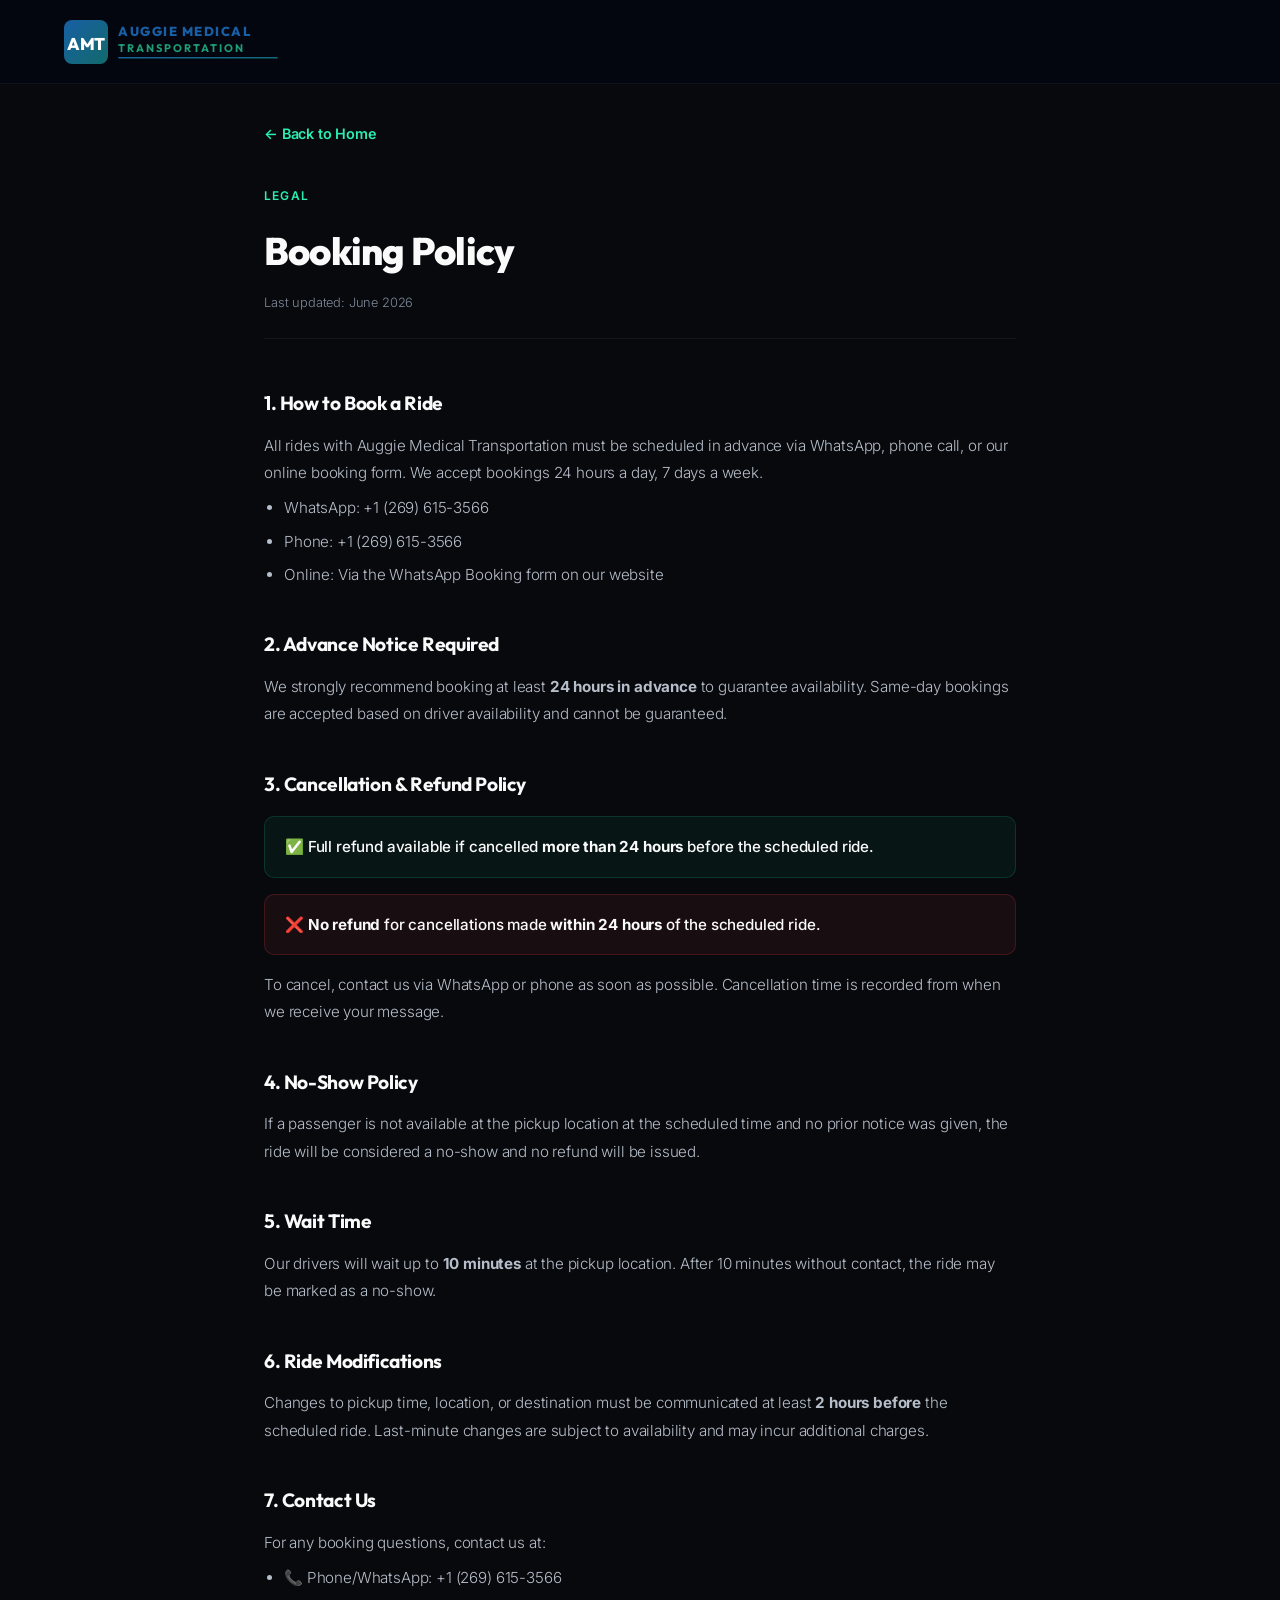
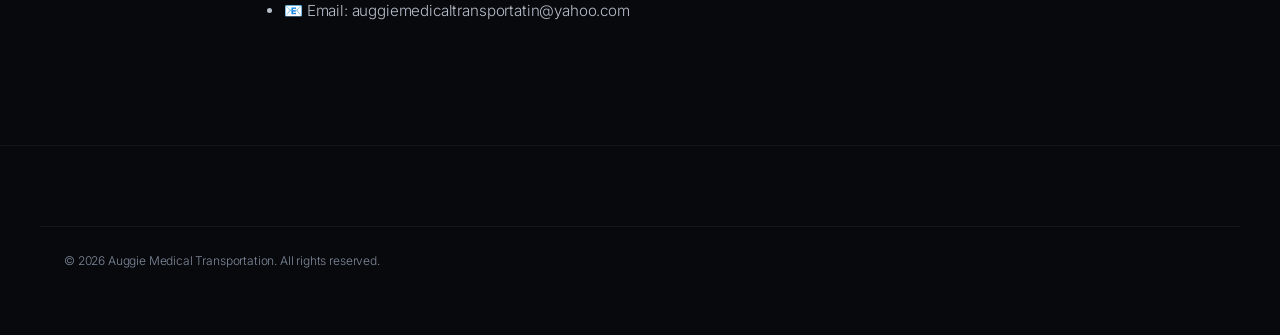
<file: policy-booking.html>
<!DOCTYPE html>
<html lang="en">
<head>
  <meta charset="UTF-8">
  <meta name="viewport" content="width=device-width, initial-scale=1.0">
  <title>Booking Policy — Auggie Medical Transportation</title>
  <link href="https://fonts.googleapis.com/css2?family=Instrument+Serif:ital@0;1&family=Inter:wght@300;400;500;600;700&family=Outfit:wght@400;500;600;700;800;900&display=swap" rel="stylesheet">
  <link rel="stylesheet" href="index.css">
  <style>
    .policy-page { max-width: 800px; margin: 0 auto; padding: 120px 24px 80px; }
    .policy-back { display: inline-flex; align-items: center; gap: 8px; color: var(--accent-emerald-light); text-decoration: none; font-size: 0.9rem; font-weight: 600; margin-bottom: 40px; transition: opacity 0.2s; }
    .policy-back:hover { opacity: 0.7; }
    .policy-label { font-size: 0.75rem; font-weight: 600; text-transform: uppercase; letter-spacing: 0.1em; color: var(--accent-emerald-light); margin-bottom: 12px; }
    .policy-title { font-family: var(--font-heading); font-size: 2.4rem; font-weight: 800; color: var(--text-primary); margin-bottom: 8px; }
    .policy-updated { font-size: 0.8rem; color: var(--text-muted); margin-bottom: 48px; padding-bottom: 24px; border-bottom: 1px solid var(--border-glass); }
    .policy-section { margin-bottom: 40px; }
    .policy-section h2 { font-family: var(--font-heading); font-size: 1.2rem; font-weight: 700; color: var(--text-primary); margin-bottom: 12px; }
    .policy-section p, .policy-section li { font-size: 0.95rem; color: var(--text-secondary); line-height: 1.8; font-weight: 300; }
    .policy-section ul { padding-left: 20px; margin-top: 8px; }
    .policy-section li { margin-bottom: 6px; }
    .highlight-box { background: rgba(16,185,129,0.07); border: 1px solid rgba(16,185,129,0.2); border-radius: 10px; padding: 16px 20px; margin: 16px 0; }
    .highlight-box p { color: var(--text-primary) !important; font-weight: 500 !important; }
  </style>
</head>
<body>
  <header>
    <nav class="nav-container">
      <a href="/" class="nav-logo">
        <svg width="220" height="48" viewBox="0 0 220 48" xmlns="http://www.w3.org/2000/svg">
          <defs>
            <linearGradient id="navBadgeGrad" x1="0%" y1="0%" x2="135%" y2="135%">
              <stop offset="0%" style="stop-color:#185FA5"/>
              <stop offset="100%" style="stop-color:#0F6E56"/>
            </linearGradient>
          </defs>
          <rect x="0" y="2" width="44" height="44" rx="8" fill="url(#navBadgeGrad)"/>
          <text x="22" y="32" text-anchor="middle" font-family="Outfit,sans-serif" font-weight="800" font-size="17" fill="#ffffff" letter-spacing="-0.5">AMT</text>
          <text x="54" y="18" font-family="Outfit,sans-serif" font-weight="800" font-size="13" fill="#185FA5" letter-spacing="1.5">AUGGIE MEDICAL</text>
          <text x="54" y="34" font-family="Outfit,sans-serif" font-weight="700" font-size="11" fill="#1D9E75" letter-spacing="2">TRANSPORTATION</text>
          <rect x="54" y="39" width="160" height="1.5" rx="1" fill="url(#navBadgeGrad)"/>
        </svg>
      </a>
    </nav>
  </header>

  <div class="policy-page">
    <a href="/" class="policy-back">← Back to Home</a>
    <p class="policy-label">Legal</p>
    <h1 class="policy-title">Booking Policy</h1>
    <p class="policy-updated">Last updated: June 2026</p>

    <div class="policy-section">
      <h2>1. How to Book a Ride</h2>
      <p>All rides with Auggie Medical Transportation must be scheduled in advance via WhatsApp, phone call, or our online booking form. We accept bookings 24 hours a day, 7 days a week.</p>
      <ul>
        <li>WhatsApp: +1 (269) 615-3566</li>
        <li>Phone: +1 (269) 615-3566</li>
        <li>Online: Via the WhatsApp Booking form on our website</li>
      </ul>
    </div>

    <div class="policy-section">
      <h2>2. Advance Notice Required</h2>
      <p>We strongly recommend booking at least <strong>24 hours in advance</strong> to guarantee availability. Same-day bookings are accepted based on driver availability and cannot be guaranteed.</p>
    </div>

    <div class="policy-section">
      <h2>3. Cancellation & Refund Policy</h2>
      <div class="highlight-box">
        <p>✅ Full refund available if cancelled <strong>more than 24 hours</strong> before the scheduled ride.</p>
      </div>
      <div class="highlight-box" style="background:rgba(239,68,68,0.07);border-color:rgba(239,68,68,0.2);">
        <p>❌ <strong>No refund</strong> for cancellations made <strong>within 24 hours</strong> of the scheduled ride.</p>
      </div>
      <p>To cancel, contact us via WhatsApp or phone as soon as possible. Cancellation time is recorded from when we receive your message.</p>
    </div>

    <div class="policy-section">
      <h2>4. No-Show Policy</h2>
      <p>If a passenger is not available at the pickup location at the scheduled time and no prior notice was given, the ride will be considered a no-show and no refund will be issued.</p>
    </div>

    <div class="policy-section">
      <h2>5. Wait Time</h2>
      <p>Our drivers will wait up to <strong>10 minutes</strong> at the pickup location. After 10 minutes without contact, the ride may be marked as a no-show.</p>
    </div>

    <div class="policy-section">
      <h2>6. Ride Modifications</h2>
      <p>Changes to pickup time, location, or destination must be communicated at least <strong>2 hours before</strong> the scheduled ride. Last-minute changes are subject to availability and may incur additional charges.</p>
    </div>

    <div class="policy-section">
      <h2>7. Contact Us</h2>
      <p>For any booking questions, contact us at:</p>
      <ul>
        <li>📞 Phone/WhatsApp: +1 (269) 615-3566</li>
        <li>📧 Email: auggiemedicaltransportatin@yahoo.com</li>
      </ul>
    </div>
  </div>

  <footer>
    <div class="footer-bottom" style="text-align:center;padding:24px;">
      <p>&copy; 2026 Auggie Medical Transportation. All rights reserved.</p>
    </div>
  </footer>
</body>
</html>
</file>
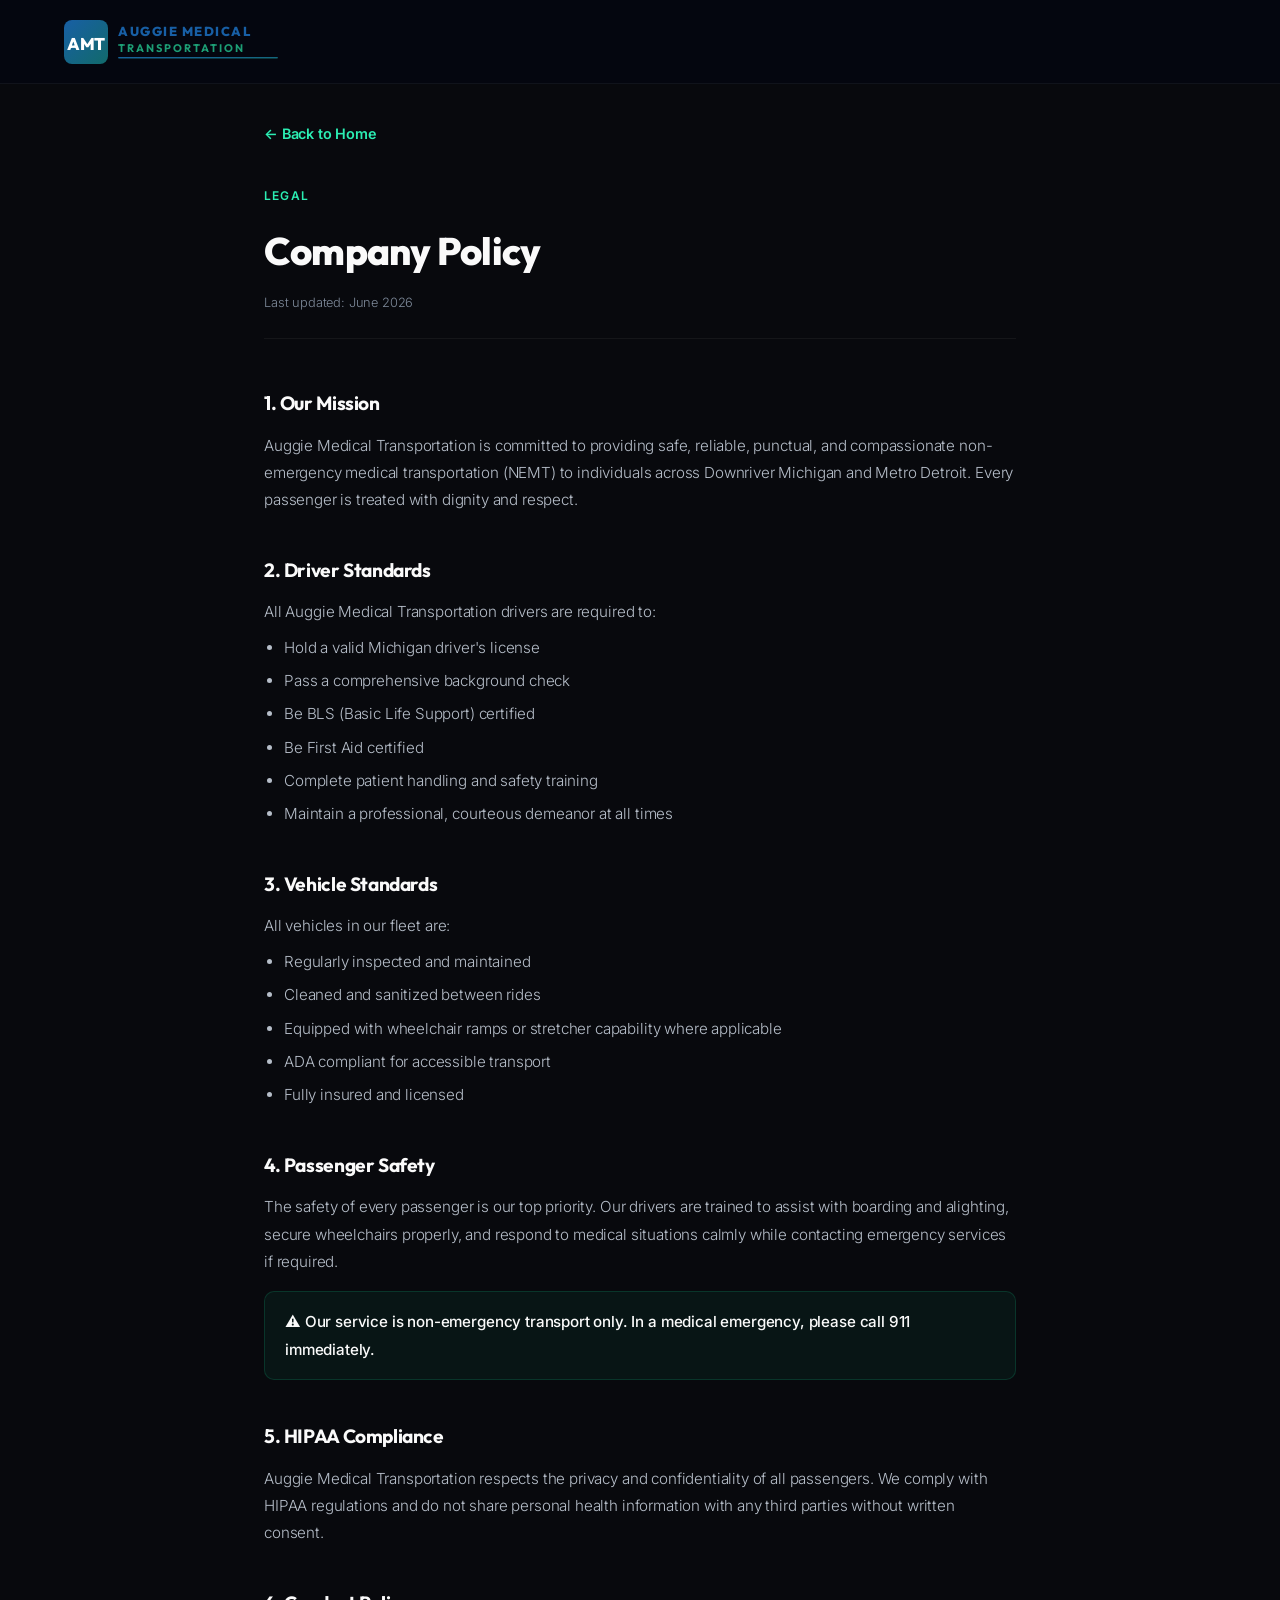
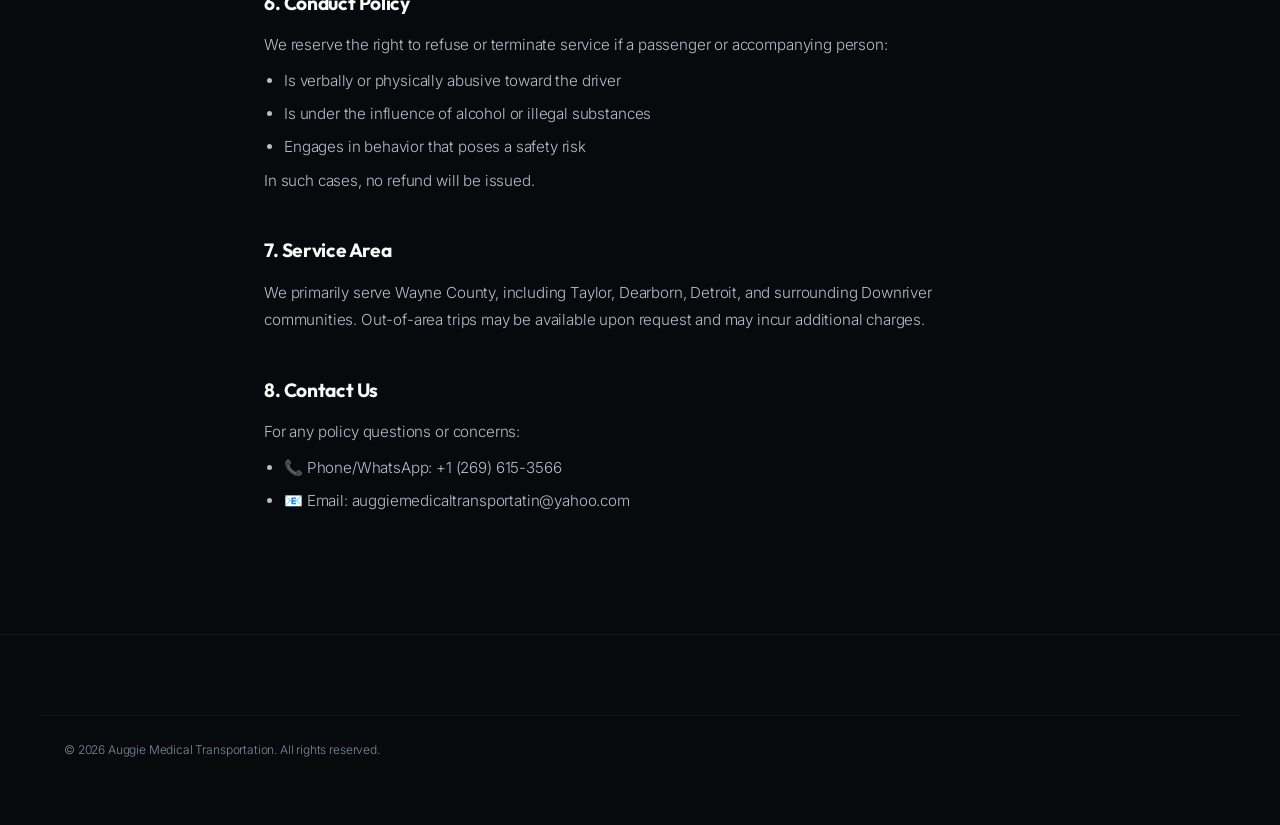
<file: policy-company.html>
<!DOCTYPE html>
<html lang="en">
<head>
  <meta charset="UTF-8">
  <meta name="viewport" content="width=device-width, initial-scale=1.0">
  <title>Company Policy — Auggie Medical Transportation</title>
  <link href="https://fonts.googleapis.com/css2?family=Instrument+Serif:ital@0;1&family=Inter:wght@300;400;500;600;700&family=Outfit:wght@400;500;600;700;800;900&display=swap" rel="stylesheet">
  <link rel="stylesheet" href="index.css">
  <style>
    .policy-page { max-width: 800px; margin: 0 auto; padding: 120px 24px 80px; }
    .policy-back { display: inline-flex; align-items: center; gap: 8px; color: var(--accent-emerald-light); text-decoration: none; font-size: 0.9rem; font-weight: 600; margin-bottom: 40px; transition: opacity 0.2s; }
    .policy-back:hover { opacity: 0.7; }
    .policy-label { font-size: 0.75rem; font-weight: 600; text-transform: uppercase; letter-spacing: 0.1em; color: var(--accent-emerald-light); margin-bottom: 12px; }
    .policy-title { font-family: var(--font-heading); font-size: 2.4rem; font-weight: 800; color: var(--text-primary); margin-bottom: 8px; }
    .policy-updated { font-size: 0.8rem; color: var(--text-muted); margin-bottom: 48px; padding-bottom: 24px; border-bottom: 1px solid var(--border-glass); }
    .policy-section { margin-bottom: 40px; }
    .policy-section h2 { font-family: var(--font-heading); font-size: 1.2rem; font-weight: 700; color: var(--text-primary); margin-bottom: 12px; }
    .policy-section p, .policy-section li { font-size: 0.95rem; color: var(--text-secondary); line-height: 1.8; font-weight: 300; }
    .policy-section ul { padding-left: 20px; margin-top: 8px; }
    .policy-section li { margin-bottom: 6px; }
    .highlight-box { background: rgba(16,185,129,0.07); border: 1px solid rgba(16,185,129,0.2); border-radius: 10px; padding: 16px 20px; margin: 16px 0; }
    .highlight-box p { color: var(--text-primary) !important; font-weight: 500 !important; }
  </style>
</head>
<body>
  <header>
    <nav class="nav-container">
      <a href="/" class="nav-logo">
        <svg width="220" height="48" viewBox="0 0 220 48" xmlns="http://www.w3.org/2000/svg">
          <defs>
            <linearGradient id="navBadgeGrad" x1="0%" y1="0%" x2="135%" y2="135%">
              <stop offset="0%" style="stop-color:#185FA5"/>
              <stop offset="100%" style="stop-color:#0F6E56"/>
            </linearGradient>
          </defs>
          <rect x="0" y="2" width="44" height="44" rx="8" fill="url(#navBadgeGrad)"/>
          <text x="22" y="32" text-anchor="middle" font-family="Outfit,sans-serif" font-weight="800" font-size="17" fill="#ffffff" letter-spacing="-0.5">AMT</text>
          <text x="54" y="18" font-family="Outfit,sans-serif" font-weight="800" font-size="13" fill="#185FA5" letter-spacing="1.5">AUGGIE MEDICAL</text>
          <text x="54" y="34" font-family="Outfit,sans-serif" font-weight="700" font-size="11" fill="#1D9E75" letter-spacing="2">TRANSPORTATION</text>
          <rect x="54" y="39" width="160" height="1.5" rx="1" fill="url(#navBadgeGrad)"/>
        </svg>
      </a>
    </nav>
  </header>

  <div class="policy-page">
    <a href="/" class="policy-back">← Back to Home</a>
    <p class="policy-label">Legal</p>
    <h1 class="policy-title">Company Policy</h1>
    <p class="policy-updated">Last updated: June 2026</p>

    <div class="policy-section">
      <h2>1. Our Mission</h2>
      <p>Auggie Medical Transportation is committed to providing safe, reliable, punctual, and compassionate non-emergency medical transportation (NEMT) to individuals across Downriver Michigan and Metro Detroit. Every passenger is treated with dignity and respect.</p>
    </div>

    <div class="policy-section">
      <h2>2. Driver Standards</h2>
      <p>All Auggie Medical Transportation drivers are required to:</p>
      <ul>
        <li>Hold a valid Michigan driver's license</li>
        <li>Pass a comprehensive background check</li>
        <li>Be BLS (Basic Life Support) certified</li>
        <li>Be First Aid certified</li>
        <li>Complete patient handling and safety training</li>
        <li>Maintain a professional, courteous demeanor at all times</li>
      </ul>
    </div>

    <div class="policy-section">
      <h2>3. Vehicle Standards</h2>
      <p>All vehicles in our fleet are:</p>
      <ul>
        <li>Regularly inspected and maintained</li>
        <li>Cleaned and sanitized between rides</li>
        <li>Equipped with wheelchair ramps or stretcher capability where applicable</li>
        <li>ADA compliant for accessible transport</li>
        <li>Fully insured and licensed</li>
      </ul>
    </div>

    <div class="policy-section">
      <h2>4. Passenger Safety</h2>
      <p>The safety of every passenger is our top priority. Our drivers are trained to assist with boarding and alighting, secure wheelchairs properly, and respond to medical situations calmly while contacting emergency services if required.</p>
      <div class="highlight-box">
        <p>⚠️ Our service is non-emergency transport only. In a medical emergency, please call 911 immediately.</p>
      </div>
    </div>

    <div class="policy-section">
      <h2>5. HIPAA Compliance</h2>
      <p>Auggie Medical Transportation respects the privacy and confidentiality of all passengers. We comply with HIPAA regulations and do not share personal health information with any third parties without written consent.</p>
    </div>

    <div class="policy-section">
      <h2>6. Conduct Policy</h2>
      <p>We reserve the right to refuse or terminate service if a passenger or accompanying person:</p>
      <ul>
        <li>Is verbally or physically abusive toward the driver</li>
        <li>Is under the influence of alcohol or illegal substances</li>
        <li>Engages in behavior that poses a safety risk</li>
      </ul>
      <p>In such cases, no refund will be issued.</p>
    </div>

    <div class="policy-section">
      <h2>7. Service Area</h2>
      <p>We primarily serve Wayne County, including Taylor, Dearborn, Detroit, and surrounding Downriver communities. Out-of-area trips may be available upon request and may incur additional charges.</p>
    </div>

    <div class="policy-section">
      <h2>8. Contact Us</h2>
      <p>For any policy questions or concerns:</p>
      <ul>
        <li>📞 Phone/WhatsApp: +1 (269) 615-3566</li>
        <li>📧 Email: auggiemedicaltransportatin@yahoo.com</li>
      </ul>
    </div>
  </div>

  <footer>
    <div class="footer-bottom" style="text-align:center;padding:24px;">
      <p>&copy; 2026 Auggie Medical Transportation. All rights reserved.</p>
    </div>
  </footer>
</body>
</html>
</file>
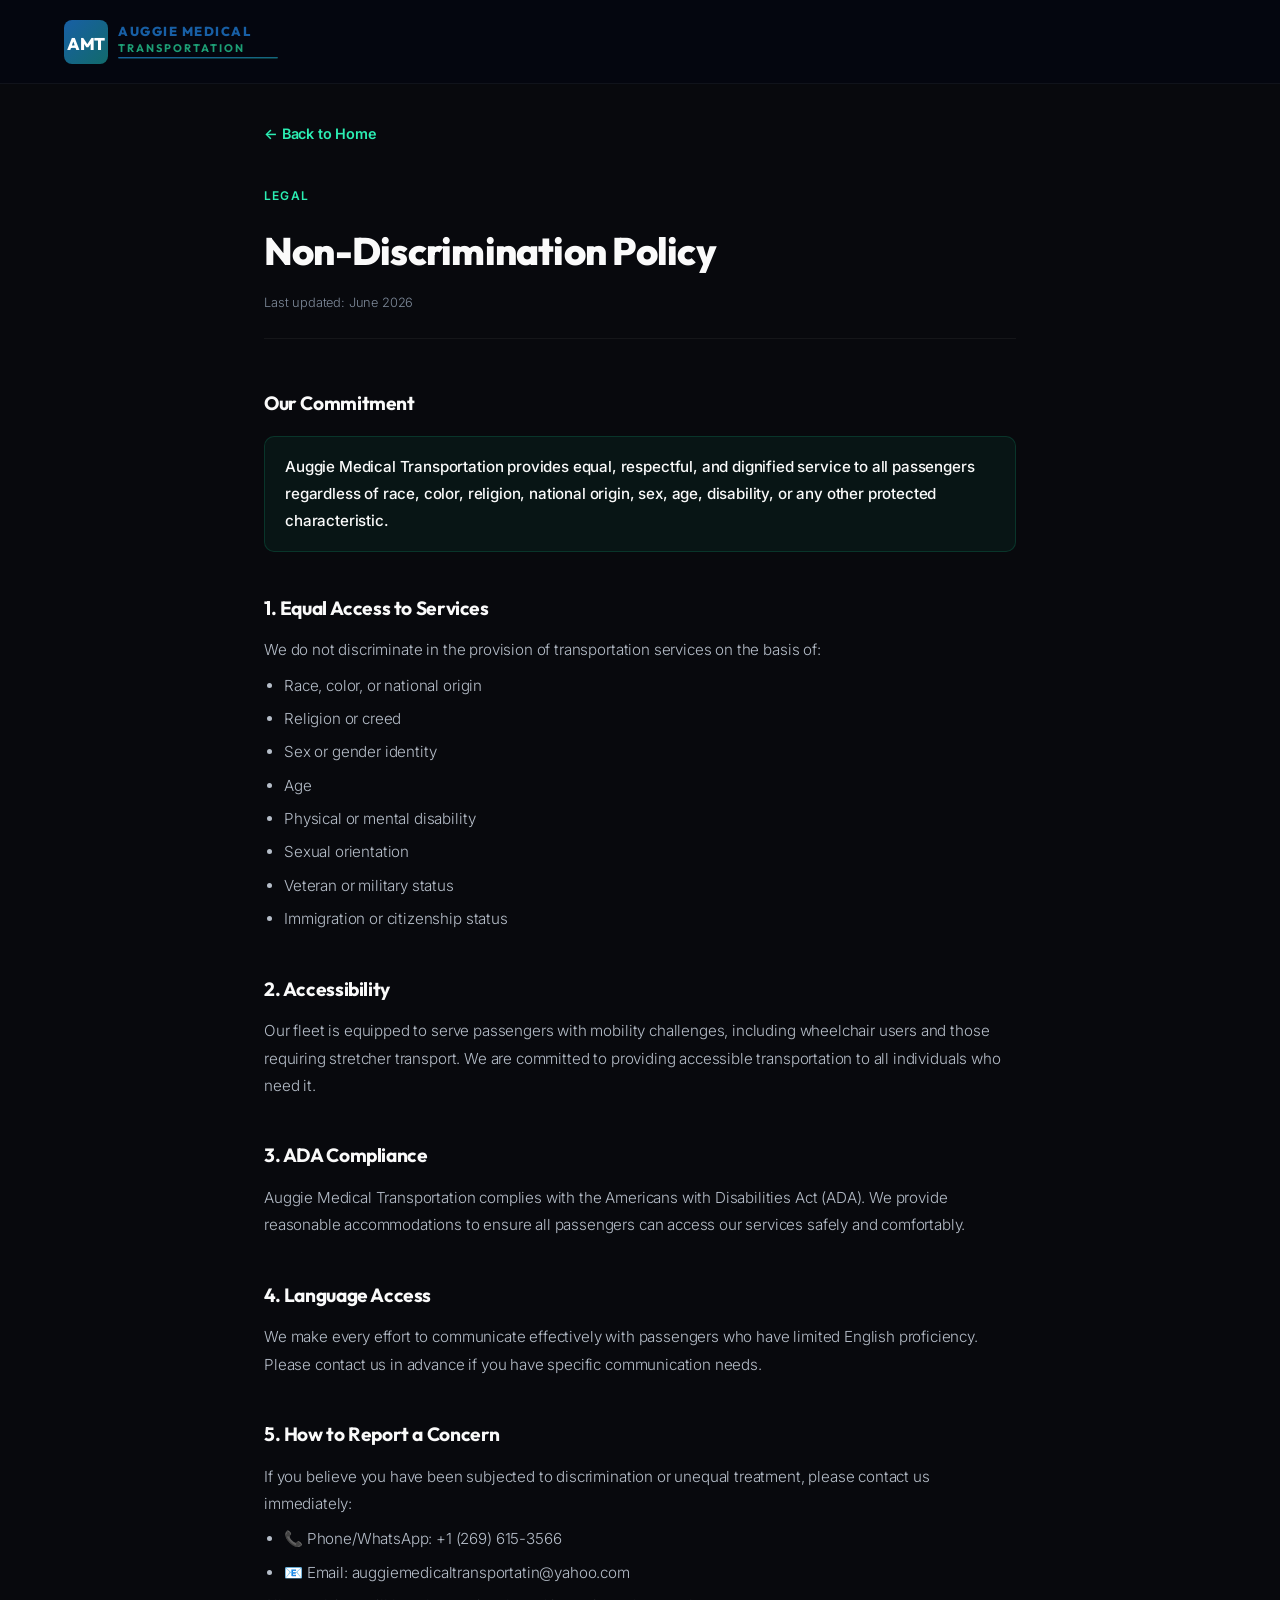
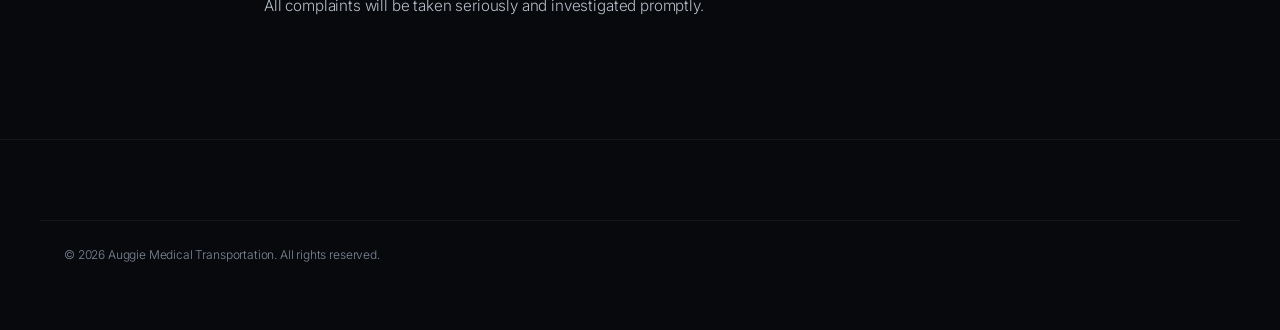
<file: policy-nondiscrimination.html>
<!DOCTYPE html>
<html lang="en">
<head>
  <meta charset="UTF-8">
  <meta name="viewport" content="width=device-width, initial-scale=1.0">
  <title>Non-Discrimination Policy — Auggie Medical Transportation</title>
  <link href="https://fonts.googleapis.com/css2?family=Instrument+Serif:ital@0;1&family=Inter:wght@300;400;500;600;700&family=Outfit:wght@400;500;600;700;800;900&display=swap" rel="stylesheet">
  <link rel="stylesheet" href="index.css">
  <style>
    .policy-page { max-width: 800px; margin: 0 auto; padding: 120px 24px 80px; }
    .policy-back { display: inline-flex; align-items: center; gap: 8px; color: var(--accent-emerald-light); text-decoration: none; font-size: 0.9rem; font-weight: 600; margin-bottom: 40px; transition: opacity 0.2s; }
    .policy-back:hover { opacity: 0.7; }
    .policy-label { font-size: 0.75rem; font-weight: 600; text-transform: uppercase; letter-spacing: 0.1em; color: var(--accent-emerald-light); margin-bottom: 12px; }
    .policy-title { font-family: var(--font-heading); font-size: 2.4rem; font-weight: 800; color: var(--text-primary); margin-bottom: 8px; }
    .policy-updated { font-size: 0.8rem; color: var(--text-muted); margin-bottom: 48px; padding-bottom: 24px; border-bottom: 1px solid var(--border-glass); }
    .policy-section { margin-bottom: 40px; }
    .policy-section h2 { font-family: var(--font-heading); font-size: 1.2rem; font-weight: 700; color: var(--text-primary); margin-bottom: 12px; }
    .policy-section p, .policy-section li { font-size: 0.95rem; color: var(--text-secondary); line-height: 1.8; font-weight: 300; }
    .policy-section ul { padding-left: 20px; margin-top: 8px; }
    .policy-section li { margin-bottom: 6px; }
    .highlight-box { background: rgba(16,185,129,0.07); border: 1px solid rgba(16,185,129,0.2); border-radius: 10px; padding: 16px 20px; margin: 16px 0; }
    .highlight-box p { color: var(--text-primary) !important; font-weight: 500 !important; }
  </style>
</head>
<body>
  <header>
    <nav class="nav-container">
      <a href="/" class="nav-logo">
        <svg width="220" height="48" viewBox="0 0 220 48" xmlns="http://www.w3.org/2000/svg">
          <defs>
            <linearGradient id="navBadgeGrad" x1="0%" y1="0%" x2="135%" y2="135%">
              <stop offset="0%" style="stop-color:#185FA5"/>
              <stop offset="100%" style="stop-color:#0F6E56"/>
            </linearGradient>
          </defs>
          <rect x="0" y="2" width="44" height="44" rx="8" fill="url(#navBadgeGrad)"/>
          <text x="22" y="32" text-anchor="middle" font-family="Outfit,sans-serif" font-weight="800" font-size="17" fill="#ffffff" letter-spacing="-0.5">AMT</text>
          <text x="54" y="18" font-family="Outfit,sans-serif" font-weight="800" font-size="13" fill="#185FA5" letter-spacing="1.5">AUGGIE MEDICAL</text>
          <text x="54" y="34" font-family="Outfit,sans-serif" font-weight="700" font-size="11" fill="#1D9E75" letter-spacing="2">TRANSPORTATION</text>
          <rect x="54" y="39" width="160" height="1.5" rx="1" fill="url(#navBadgeGrad)"/>
        </svg>
      </a>
    </nav>
  </header>

  <div class="policy-page">
    <a href="/" class="policy-back">← Back to Home</a>
    <p class="policy-label">Legal</p>
    <h1 class="policy-title">Non-Discrimination Policy</h1>
    <p class="policy-updated">Last updated: June 2026</p>

    <div class="policy-section">
      <h2>Our Commitment</h2>
      <div class="highlight-box">
        <p>Auggie Medical Transportation provides equal, respectful, and dignified service to all passengers regardless of race, color, religion, national origin, sex, age, disability, or any other protected characteristic.</p>
      </div>
    </div>

    <div class="policy-section">
      <h2>1. Equal Access to Services</h2>
      <p>We do not discriminate in the provision of transportation services on the basis of:</p>
      <ul>
        <li>Race, color, or national origin</li>
        <li>Religion or creed</li>
        <li>Sex or gender identity</li>
        <li>Age</li>
        <li>Physical or mental disability</li>
        <li>Sexual orientation</li>
        <li>Veteran or military status</li>
        <li>Immigration or citizenship status</li>
      </ul>
    </div>

    <div class="policy-section">
      <h2>2. Accessibility</h2>
      <p>Our fleet is equipped to serve passengers with mobility challenges, including wheelchair users and those requiring stretcher transport. We are committed to providing accessible transportation to all individuals who need it.</p>
    </div>

    <div class="policy-section">
      <h2>3. ADA Compliance</h2>
      <p>Auggie Medical Transportation complies with the Americans with Disabilities Act (ADA). We provide reasonable accommodations to ensure all passengers can access our services safely and comfortably.</p>
    </div>

    <div class="policy-section">
      <h2>4. Language Access</h2>
      <p>We make every effort to communicate effectively with passengers who have limited English proficiency. Please contact us in advance if you have specific communication needs.</p>
    </div>

    <div class="policy-section">
      <h2>5. How to Report a Concern</h2>
      <p>If you believe you have been subjected to discrimination or unequal treatment, please contact us immediately:</p>
      <ul>
        <li>📞 Phone/WhatsApp: +1 (269) 615-3566</li>
        <li>📧 Email: auggiemedicaltransportatin@yahoo.com</li>
      </ul>
      <p>All complaints will be taken seriously and investigated promptly.</p>
    </div>
  </div>

  <footer>
    <div class="footer-bottom" style="text-align:center;padding:24px;">
      <p>&copy; 2026 Auggie Medical Transportation. All rights reserved.</p>
    </div>
  </footer>
</body>
</html>
</file>
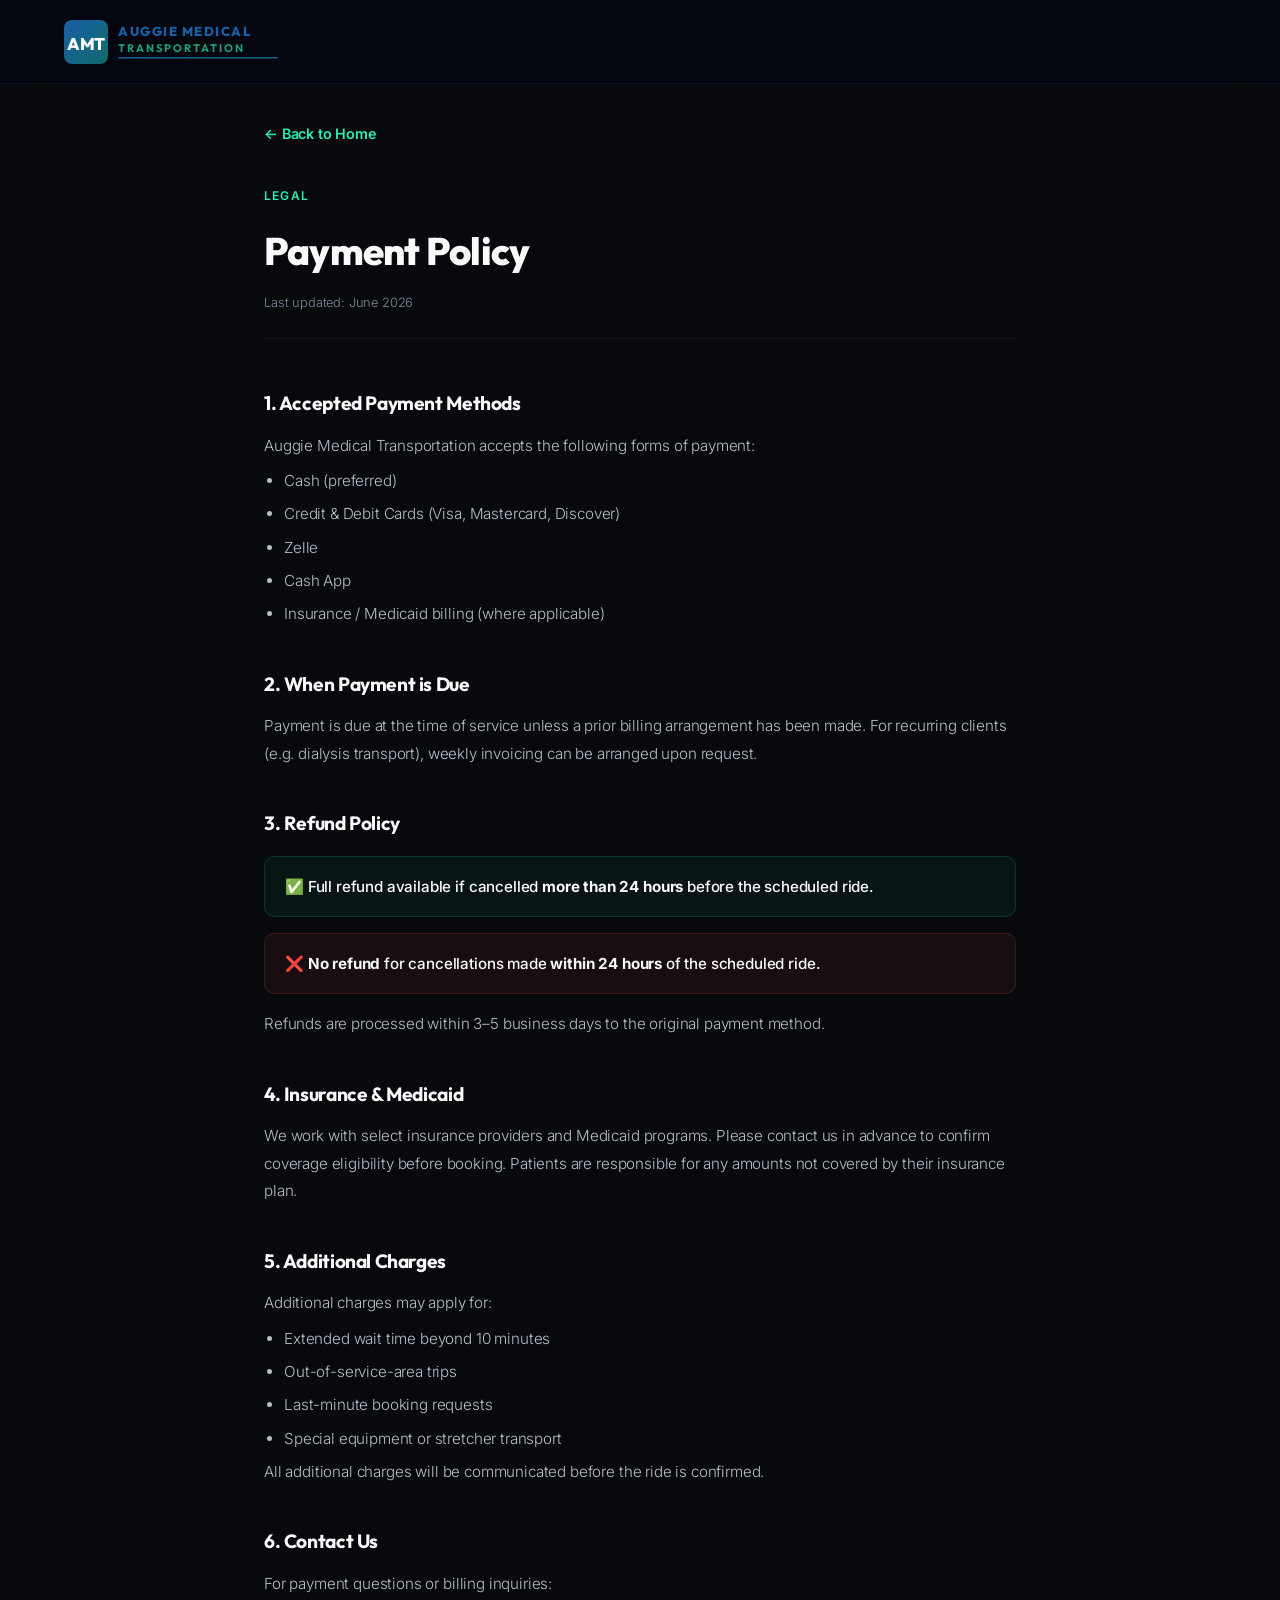
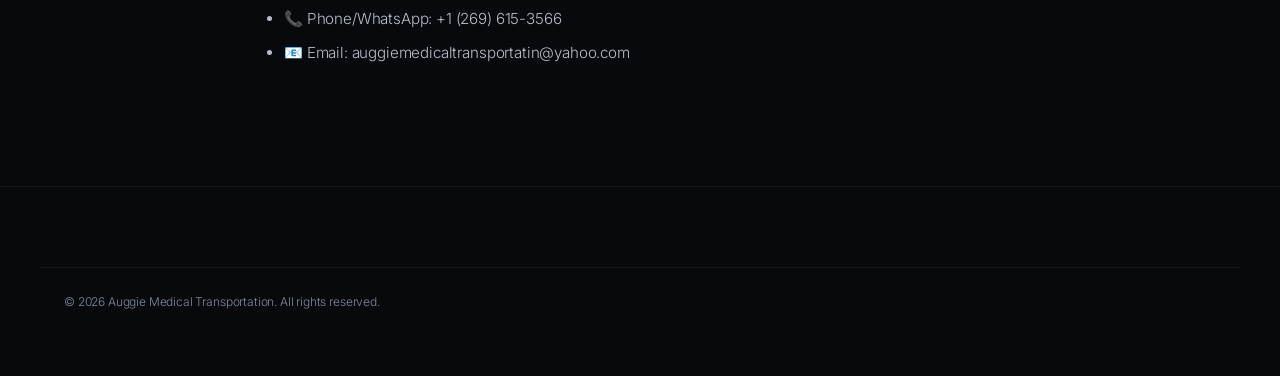
<file: policy-payment.html>
<!DOCTYPE html>
<html lang="en">
<head>
  <meta charset="UTF-8">
  <meta name="viewport" content="width=device-width, initial-scale=1.0">
  <title>Payment Policy — Auggie Medical Transportation</title>
  <link href="https://fonts.googleapis.com/css2?family=Instrument+Serif:ital@0;1&family=Inter:wght@300;400;500;600;700&family=Outfit:wght@400;500;600;700;800;900&display=swap" rel="stylesheet">
  <link rel="stylesheet" href="index.css">
  <style>
    .policy-page { max-width: 800px; margin: 0 auto; padding: 120px 24px 80px; }
    .policy-back { display: inline-flex; align-items: center; gap: 8px; color: var(--accent-emerald-light); text-decoration: none; font-size: 0.9rem; font-weight: 600; margin-bottom: 40px; transition: opacity 0.2s; }
    .policy-back:hover { opacity: 0.7; }
    .policy-label { font-size: 0.75rem; font-weight: 600; text-transform: uppercase; letter-spacing: 0.1em; color: var(--accent-emerald-light); margin-bottom: 12px; }
    .policy-title { font-family: var(--font-heading); font-size: 2.4rem; font-weight: 800; color: var(--text-primary); margin-bottom: 8px; }
    .policy-updated { font-size: 0.8rem; color: var(--text-muted); margin-bottom: 48px; padding-bottom: 24px; border-bottom: 1px solid var(--border-glass); }
    .policy-section { margin-bottom: 40px; }
    .policy-section h2 { font-family: var(--font-heading); font-size: 1.2rem; font-weight: 700; color: var(--text-primary); margin-bottom: 12px; }
    .policy-section p, .policy-section li { font-size: 0.95rem; color: var(--text-secondary); line-height: 1.8; font-weight: 300; }
    .policy-section ul { padding-left: 20px; margin-top: 8px; }
    .policy-section li { margin-bottom: 6px; }
    .highlight-box { background: rgba(16,185,129,0.07); border: 1px solid rgba(16,185,129,0.2); border-radius: 10px; padding: 16px 20px; margin: 16px 0; }
    .highlight-box p { color: var(--text-primary) !important; font-weight: 500 !important; }
  </style>
</head>
<body>
  <header>
    <nav class="nav-container">
      <a href="/" class="nav-logo">
        <svg width="220" height="48" viewBox="0 0 220 48" xmlns="http://www.w3.org/2000/svg">
          <defs>
            <linearGradient id="navBadgeGrad" x1="0%" y1="0%" x2="135%" y2="135%">
              <stop offset="0%" style="stop-color:#185FA5"/>
              <stop offset="100%" style="stop-color:#0F6E56"/>
            </linearGradient>
          </defs>
          <rect x="0" y="2" width="44" height="44" rx="8" fill="url(#navBadgeGrad)"/>
          <text x="22" y="32" text-anchor="middle" font-family="Outfit,sans-serif" font-weight="800" font-size="17" fill="#ffffff" letter-spacing="-0.5">AMT</text>
          <text x="54" y="18" font-family="Outfit,sans-serif" font-weight="800" font-size="13" fill="#185FA5" letter-spacing="1.5">AUGGIE MEDICAL</text>
          <text x="54" y="34" font-family="Outfit,sans-serif" font-weight="700" font-size="11" fill="#1D9E75" letter-spacing="2">TRANSPORTATION</text>
          <rect x="54" y="39" width="160" height="1.5" rx="1" fill="url(#navBadgeGrad)"/>
        </svg>
      </a>
    </nav>
  </header>

  <div class="policy-page">
    <a href="/" class="policy-back">← Back to Home</a>
    <p class="policy-label">Legal</p>
    <h1 class="policy-title">Payment Policy</h1>
    <p class="policy-updated">Last updated: June 2026</p>

    <div class="policy-section">
      <h2>1. Accepted Payment Methods</h2>
      <p>Auggie Medical Transportation accepts the following forms of payment:</p>
      <ul>
        <li>Cash (preferred)</li>
        <li>Credit & Debit Cards (Visa, Mastercard, Discover)</li>
        <li>Zelle</li>
        <li>Cash App</li>
        <li>Insurance / Medicaid billing (where applicable)</li>
      </ul>
    </div>

    <div class="policy-section">
      <h2>2. When Payment is Due</h2>
      <p>Payment is due at the time of service unless a prior billing arrangement has been made. For recurring clients (e.g. dialysis transport), weekly invoicing can be arranged upon request.</p>
    </div>

    <div class="policy-section">
      <h2>3. Refund Policy</h2>
      <div class="highlight-box">
        <p>✅ Full refund available if cancelled <strong>more than 24 hours</strong> before the scheduled ride.</p>
      </div>
      <div class="highlight-box" style="background:rgba(239,68,68,0.07);border-color:rgba(239,68,68,0.2);">
        <p>❌ <strong>No refund</strong> for cancellations made <strong>within 24 hours</strong> of the scheduled ride.</p>
      </div>
      <p>Refunds are processed within 3–5 business days to the original payment method.</p>
    </div>

    <div class="policy-section">
      <h2>4. Insurance & Medicaid</h2>
      <p>We work with select insurance providers and Medicaid programs. Please contact us in advance to confirm coverage eligibility before booking. Patients are responsible for any amounts not covered by their insurance plan.</p>
    </div>

    <div class="policy-section">
      <h2>5. Additional Charges</h2>
      <p>Additional charges may apply for:</p>
      <ul>
        <li>Extended wait time beyond 10 minutes</li>
        <li>Out-of-service-area trips</li>
        <li>Last-minute booking requests</li>
        <li>Special equipment or stretcher transport</li>
      </ul>
      <p>All additional charges will be communicated before the ride is confirmed.</p>
    </div>

    <div class="policy-section">
      <h2>6. Contact Us</h2>
      <p>For payment questions or billing inquiries:</p>
      <ul>
        <li>📞 Phone/WhatsApp: +1 (269) 615-3566</li>
        <li>📧 Email: auggiemedicaltransportatin@yahoo.com</li>
      </ul>
    </div>
  </div>

  <footer>
    <div class="footer-bottom" style="text-align:center;padding:24px;">
      <p>&copy; 2026 Auggie Medical Transportation. All rights reserved.</p>
    </div>
  </footer>
</body>
</html>
</file>
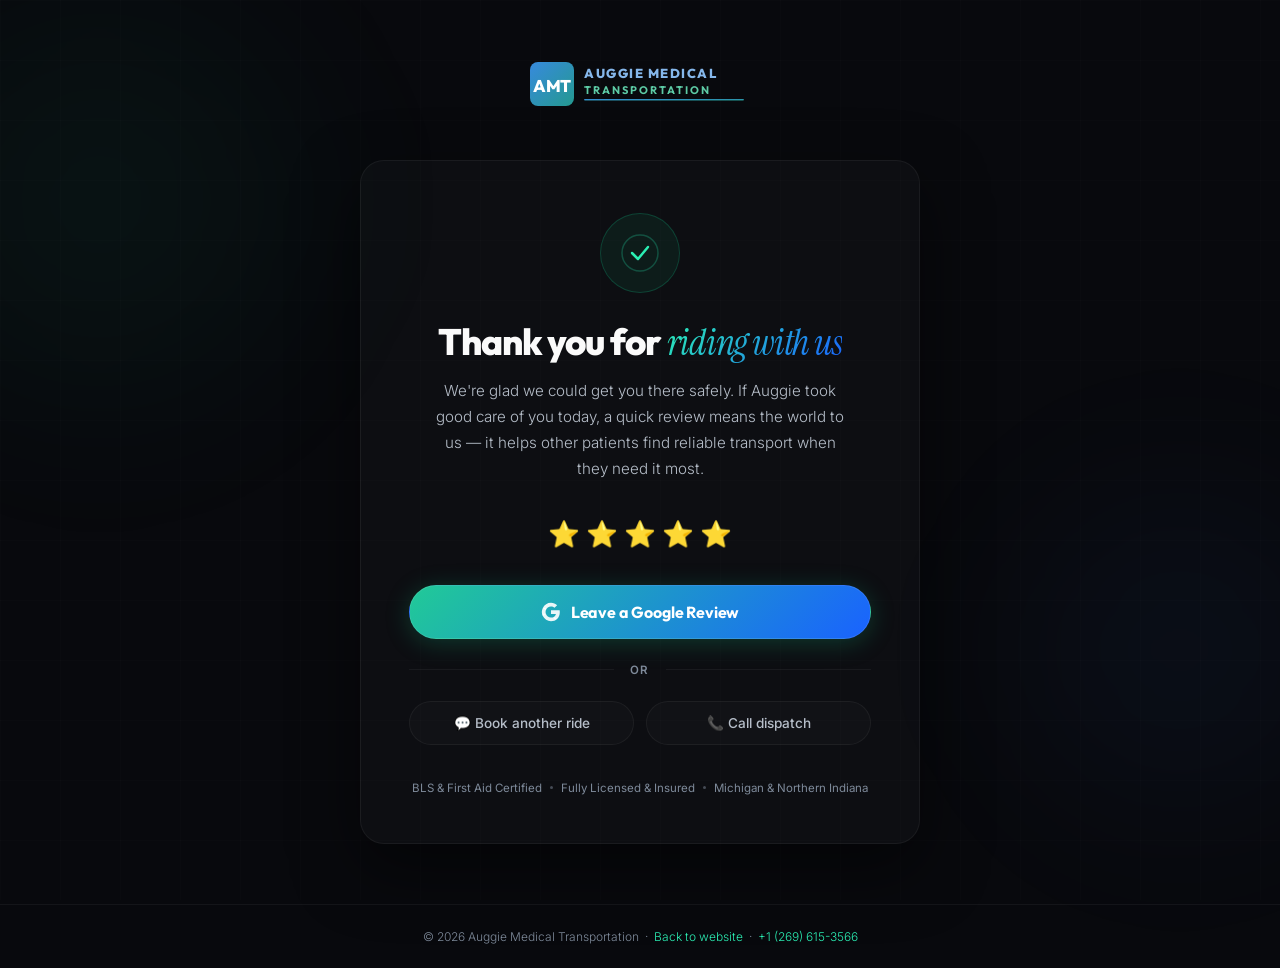
<file: thankyou.html>
<!DOCTYPE html>
<html lang="en">
<head>
  <meta charset="UTF-8" />
  <meta name="viewport" content="width=device-width, initial-scale=1.0" />
  <title>Thank You — Auggie Medical Transportation</title>
  <meta name="robots" content="noindex, nofollow" />

  <link rel="preconnect" href="https://fonts.googleapis.com" />
  <link rel="preconnect" href="https://fonts.gstatic.com" crossorigin />
  <link href="https://fonts.googleapis.com/css2?family=Instrument+Serif:ital@0;1&family=Inter:wght@300;400;500;600;700&family=Outfit:wght@400;500;600;700;800;900&display=swap" rel="stylesheet" />

  <style>
    :root {
      --bg-obsidian:            hsl(224, 25%, 4%);
      --bg-midnight:            hsl(222, 20%, 7%);
      --bg-glass-solid:         rgba(255,255,255,0.02);
      --bg-glass-hover:         rgba(255,255,255,0.04);
      --primary-blue:           hsl(221,100%,55%);
      --accent-emerald:         hsl(162,72%,46%);
      --accent-emerald-light:   hsl(162,85%,55%);
      --accent-emerald-glow:    rgba(16,185,129,0.12);
      --gold-star:              hsl(42,90%,55%);
      --font-heading:           'Outfit', sans-serif;
      --font-body:              'Inter', sans-serif;
      --font-serif:             'Instrument Serif', serif;
      --text-primary:           hsl(0,0%,98%);
      --text-secondary:         hsl(215,15%,75%);
      --text-muted:             hsl(215,12%,55%);
      --border-glass:           rgba(255,255,255,0.05);
      --border-glass-hover:     rgba(255,255,255,0.15);
      --transition-premium:     all 0.4s cubic-bezier(0.16,1,0.3,1);
      --radius-sm:   8px;
      --radius-md:   16px;
      --radius-lg:   24px;
      --radius-full: 9999px;
    }

    *, *::before, *::after { box-sizing: border-box; margin: 0; padding: 0; }
    html { scroll-behavior: smooth; }

    body {
      font-family: var(--font-body);
      background-color: var(--bg-obsidian);
      color: var(--text-secondary);
      min-height: 100vh;
      display: flex;
      flex-direction: column;
      -webkit-font-smoothing: antialiased;
      overflow-x: hidden;
    }

    /* ── GRID BG ── */
    .page-bg {
      position: fixed;
      inset: 0;
      background-image:
        linear-gradient(rgba(255,255,255,0.012) 1px, transparent 1px),
        linear-gradient(90deg, rgba(255,255,255,0.012) 1px, transparent 1px);
      background-size: 60px 60px;
      pointer-events: none;
      z-index: 0;
    }

    /* Ambient glow — left teal, right blue */
    .glow-left {
      position: fixed;
      width: 600px;
      height: 600px;
      border-radius: 50%;
      background: radial-gradient(circle, rgba(16,185,129,0.07) 0%, transparent 70%);
      top: -100px;
      left: -200px;
      pointer-events: none;
      filter: blur(60px);
      z-index: 0;
    }
    .glow-right {
      position: fixed;
      width: 500px;
      height: 500px;
      border-radius: 50%;
      background: radial-gradient(circle, rgba(59,130,246,0.06) 0%, transparent 70%);
      bottom: 0;
      right: -150px;
      pointer-events: none;
      filter: blur(60px);
      z-index: 0;
    }

    /* ── MAIN ── */
    main {
      position: relative;
      z-index: 1;
      flex: 1;
      display: flex;
      flex-direction: column;
      align-items: center;
      justify-content: center;
      padding: 60px 24px;
      gap: 0;
    }

    /* ── LOGO ── */
    .logo-wrap {
      margin-bottom: 48px;
      animation: fadeDown 0.7s cubic-bezier(0.16,1,0.3,1) both;
    }

    /* ── CARD ── */
    .card {
      width: 100%;
      max-width: 560px;
      background: rgba(255,255,255,0.025);
      border: 1px solid var(--border-glass);
      border-radius: var(--radius-lg);
      padding: 52px 48px 48px;
      box-shadow: 0 24px 64px rgba(0,0,0,0.5);
      text-align: center;
      animation: fadeUp 0.8s 0.1s cubic-bezier(0.16,1,0.3,1) both;
    }

    /* ── CHECKMARK ── */
    .check-ring {
      width: 80px;
      height: 80px;
      border-radius: 50%;
      background: rgba(16,185,129,0.08);
      border: 1.5px solid rgba(16,185,129,0.25);
      display: flex;
      align-items: center;
      justify-content: center;
      margin: 0 auto 28px;
      animation: popIn 0.6s 0.4s cubic-bezier(0.16,1,0.3,1) both;
    }
    .check-ring svg {
      width: 38px;
      height: 38px;
    }

    /* ── HEADING ── */
    .card h1 {
      font-family: var(--font-heading);
      font-size: clamp(1.75rem, 5vw, 2.3rem);
      font-weight: 800;
      letter-spacing: -0.03em;
      color: var(--text-primary);
      margin-bottom: 14px;
      line-height: 1.15;
    }
    .card h1 em {
      font-family: var(--font-serif);
      font-style: italic;
      font-weight: 400;
      background: linear-gradient(135deg, var(--accent-emerald-light), var(--primary-blue));
      -webkit-background-clip: text;
      -webkit-text-fill-color: transparent;
      background-clip: text;
    }

    .card .sub {
      font-size: 0.95rem;
      color: var(--text-secondary);
      line-height: 1.7;
      font-weight: 300;
      margin-bottom: 36px;
      max-width: 420px;
      margin-left: auto;
      margin-right: auto;
    }

    /* ── STARS ── */
    .stars {
      display: flex;
      justify-content: center;
      gap: 6px;
      margin-bottom: 36px;
      animation: fadeUp 0.6s 0.55s cubic-bezier(0.16,1,0.3,1) both;
    }
    .stars span {
      font-size: 1.6rem;
      display: inline-block;
      animation: starPop 0.4s both cubic-bezier(0.16,1,0.3,1);
    }
    .stars span:nth-child(1) { animation-delay: 0.55s; }
    .stars span:nth-child(2) { animation-delay: 0.65s; }
    .stars span:nth-child(3) { animation-delay: 0.75s; }
    .stars span:nth-child(4) { animation-delay: 0.85s; }
    .stars span:nth-child(5) { animation-delay: 0.95s; }

    /* ── CTA BUTTON ── */
    .btn-review {
      display: inline-flex;
      align-items: center;
      justify-content: center;
      gap: 10px;
      width: 100%;
      padding: 16px 28px;
      border-radius: var(--radius-full);
      background: linear-gradient(135deg, var(--accent-emerald), var(--primary-blue));
      color: #fff;
      font-family: var(--font-heading);
      font-size: 1rem;
      font-weight: 700;
      text-decoration: none;
      border: 1px solid rgba(255,255,255,0.1);
      box-shadow: 0 4px 24px rgba(16,185,129,0.25);
      transition: var(--transition-premium);
      animation: fadeUp 0.6s 0.7s cubic-bezier(0.16,1,0.3,1) both;
      letter-spacing: -0.01em;
    }
    .btn-review:hover {
      transform: translateY(-3px);
      box-shadow: 0 10px 36px rgba(16,185,129,0.4);
    }
    .btn-review svg {
      flex-shrink: 0;
    }

    /* ── DIVIDER ── */
    .divider {
      display: flex;
      align-items: center;
      gap: 16px;
      margin: 24px 0;
      animation: fadeUp 0.6s 0.75s cubic-bezier(0.16,1,0.3,1) both;
    }
    .divider::before,
    .divider::after {
      content: '';
      flex: 1;
      height: 1px;
      background: var(--border-glass);
    }
    .divider span {
      font-size: 0.72rem;
      color: var(--text-muted);
      text-transform: uppercase;
      letter-spacing: 0.1em;
      font-weight: 600;
      white-space: nowrap;
    }

    /* ── SECONDARY ACTIONS ── */
    .actions-row {
      display: grid;
      grid-template-columns: 1fr 1fr;
      gap: 12px;
      animation: fadeUp 0.6s 0.85s cubic-bezier(0.16,1,0.3,1) both;
    }
    .btn-secondary {
      display: inline-flex;
      align-items: center;
      justify-content: center;
      gap: 8px;
      padding: 13px 18px;
      border-radius: var(--radius-full);
      background: rgba(255,255,255,0.02);
      color: var(--text-secondary);
      font-family: var(--font-body);
      font-size: 0.85rem;
      font-weight: 500;
      text-decoration: none;
      border: 1px solid var(--border-glass);
      transition: var(--transition-premium);
    }
    .btn-secondary:hover {
      border-color: var(--border-glass-hover);
      color: var(--text-primary);
      background: rgba(255,255,255,0.04);
    }

    /* ── TRUST STRIP ── */
    .trust-strip {
      margin-top: 36px;
      display: flex;
      justify-content: center;
      align-items: center;
      gap: 8px;
      font-size: 0.72rem;
      color: var(--text-muted);
      font-weight: 400;
      animation: fadeUp 0.6s 1s cubic-bezier(0.16,1,0.3,1) both;
    }
    .trust-dot {
      width: 3px;
      height: 3px;
      border-radius: 50%;
      background: var(--text-muted);
      opacity: 0.5;
    }

    /* ── FOOTER ── */
    footer {
      position: relative;
      z-index: 1;
      text-align: center;
      padding: 24px;
      font-size: 0.75rem;
      color: var(--text-muted);
      border-top: 1px solid var(--border-glass);
      font-weight: 300;
    }
    footer a {
      color: var(--accent-emerald-light);
      text-decoration: none;
    }
    footer a:hover { text-decoration: underline; }

    /* ── ANIMATIONS ── */
    @keyframes fadeUp {
      from { opacity: 0; transform: translateY(20px); }
      to   { opacity: 1; transform: translateY(0); }
    }
    @keyframes fadeDown {
      from { opacity: 0; transform: translateY(-16px); }
      to   { opacity: 1; transform: translateY(0); }
    }
    @keyframes popIn {
      from { opacity: 0; transform: scale(0.6); }
      to   { opacity: 1; transform: scale(1); }
    }
    @keyframes starPop {
      from { opacity: 0; transform: scale(0.4) rotate(-15deg); }
      to   { opacity: 1; transform: scale(1) rotate(0deg); }
    }

    /* ── MOBILE ── */
    @media (max-width: 520px) {
      .card {
        padding: 40px 24px 36px;
      }
      .actions-row {
        grid-template-columns: 1fr;
      }
    }
  </style>
</head>
<body>

  <div class="page-bg"></div>
  <div class="glow-left"></div>
  <div class="glow-right"></div>

  <main>

    <!-- Logo -->
    <div class="logo-wrap">
      <svg width="220" height="48" viewBox="0 0 220 48" xmlns="http://www.w3.org/2000/svg" role="img" aria-label="Auggie Medical Transportation">
        <defs>
          <linearGradient id="grad" x1="0%" y1="0%" x2="135%" y2="135%">
            <stop offset="0%" style="stop-color:#378ADD"/>
            <stop offset="100%" style="stop-color:#1D9E75"/>
          </linearGradient>
        </defs>
        <rect x="0" y="2" width="44" height="44" rx="8" fill="url(#grad)"/>
        <text x="22" y="32" text-anchor="middle" font-family="Outfit,sans-serif" font-weight="800" font-size="17" fill="#ffffff" letter-spacing="-0.5">AMT</text>
        <text x="54" y="18" font-family="Outfit,sans-serif" font-weight="800" font-size="13" fill="#85B7EB" letter-spacing="1.5">AUGGIE MEDICAL</text>
        <text x="54" y="34" font-family="Outfit,sans-serif" font-weight="700" font-size="11" fill="#5DCAA5" letter-spacing="2">TRANSPORTATION</text>
        <rect x="54" y="39" width="160" height="1.5" rx="1" fill="url(#grad)"/>
      </svg>
    </div>

    <!-- Card -->
    <div class="card">

      <!-- Check icon -->
      <div class="check-ring">
        <svg viewBox="0 0 38 38" fill="none" xmlns="http://www.w3.org/2000/svg">
          <circle cx="19" cy="19" r="18" stroke="hsl(162,72%,46%)" stroke-width="1.5" opacity="0.3"/>
          <polyline points="11,19 17,25 27,13" stroke="hsl(162,85%,55%)" stroke-width="2.5" stroke-linecap="round" stroke-linejoin="round"/>
        </svg>
      </div>

      <h1>Thank you for <em>riding with us</em></h1>

      <p class="sub">
        We're glad we could get you there safely. If Auggie took good care of you today, a quick review means the world to us — it helps other patients find reliable transport when they need it most.
      </p>

      <!-- Stars -->
      <div class="stars" aria-hidden="true">
        <span>⭐</span><span>⭐</span><span>⭐</span><span>⭐</span><span>⭐</span>
      </div>

      <!-- Primary CTA -->
      <a
        href="https://share.google/htfj23QDnP0vUgstF"
        target="_blank"
        rel="noopener noreferrer"
        class="btn-review"
        aria-label="Leave a Google Review for Auggie Medical Transportation"
      >
        <!-- Google G icon -->
        <svg width="20" height="20" viewBox="0 0 24 24" fill="none" xmlns="http://www.w3.org/2000/svg" aria-hidden="true">
          <path d="M22.56 12.25c0-.78-.07-1.53-.2-2.25H12v4.26h5.92c-.26 1.37-1.04 2.53-2.21 3.31v2.77h3.57c2.08-1.92 3.28-4.74 3.28-8.09z" fill="#fff" opacity="0.9"/>
          <path d="M12 23c2.97 0 5.46-.98 7.28-2.66l-3.57-2.77c-.98.66-2.23 1.06-3.71 1.06-2.86 0-5.29-1.93-6.16-4.53H2.18v2.84C3.99 20.53 7.7 23 12 23z" fill="#fff" opacity="0.9"/>
          <path d="M5.84 14.09c-.22-.66-.35-1.36-.35-2.09s.13-1.43.35-2.09V7.07H2.18C1.43 8.55 1 10.22 1 12s.43 3.45 1.18 4.93l3.66-2.84z" fill="#fff" opacity="0.9"/>
          <path d="M12 5.38c1.62 0 3.06.56 4.21 1.64l3.15-3.15C17.45 2.09 14.97 1 12 1 7.7 1 3.99 3.47 2.18 7.07l3.66 2.84c.87-2.6 3.3-4.53 6.16-4.53z" fill="#fff" opacity="0.9"/>
        </svg>
        Leave a Google Review
      </a>

      <div class="divider"><span>or</span></div>

      <!-- Secondary actions -->
      <div class="actions-row">
        <a href="https://wa.me/12696153566" target="_blank" rel="noopener" class="btn-secondary">
          💬 Book another ride
        </a>
        <a href="tel:+12696153566" class="btn-secondary">
          📞 Call dispatch
        </a>
      </div>

      <!-- Trust strip -->
      <div class="trust-strip">
        <span>BLS &amp; First Aid Certified</span>
        <span class="trust-dot"></span>
        <span>Fully Licensed &amp; Insured</span>
        <span class="trust-dot"></span>
        <span>Michigan &amp; Northern Indiana</span>
      </div>

    </div><!-- /card -->

  </main>

  <footer>
    <p>&copy; 2026 Auggie Medical Transportation &nbsp;·&nbsp; <a href="/">Back to website</a> &nbsp;·&nbsp; <a href="tel:+12696153566">+1 (269) 615-3566</a></p>
  </footer>

</body>
</html>
</file>
<file: index.css>
/* ==========================================================================
   Obsidian Dark-Theme & Glassmorphism Design System
   ========================================================================== */

   @import url('https://fonts.googleapis.com/css2?family=Instrument+Serif:ital@0;1&family=Inter:wght@300;400;500;600;700&family=Outfit:wght@400;500;600;700;800;900&display=swap');

   :root {
     /* Color Palette */
     --bg-obsidian: hsl(224, 25%, 4%);
     --bg-midnight: hsl(222, 20%, 7%);
     --bg-glass-solid: rgba(255, 255, 255, 0.02);
     --bg-glass-hover: rgba(255, 255, 255, 0.04);
     
     --primary-blue: hsl(221, 100%, 55%);
     --primary-glow: rgba(59, 130, 246, 0.15);
     
     --accent-emerald: hsl(162, 72%, 46%);
     --accent-emerald-light: hsl(162, 85%, 55%);
     --accent-emerald-glow: rgba(16, 185, 129, 0.12);
     
     --gold-star: hsl(42, 90%, 55%);
     
     /* Typography & Layout */
     --font-heading: 'Outfit', sans-serif;
     --font-body: 'Inter', sans-serif;
     --font-serif: 'Instrument Serif', serif;
     
     --text-primary: hsl(0, 0%, 98%);
     --text-secondary: hsl(215, 15%, 75%);
     --text-muted: hsl(215, 12%, 55%);
     
     --nav-height: 84px;
     --radius-sm: 8px;
     --radius-md: 16px;
     --radius-lg: 24px;
     --radius-full: 9999px;
     
     /* Borders & Shadow */
     --border-glass: rgba(255, 255, 255, 0.05);
     --border-glass-hover: rgba(255, 255, 255, 0.15);
     --border-teal-glow: rgba(16, 185, 129, 0.3);
     
     --transition-premium: all 0.4s cubic-bezier(0.16, 1, 0.3, 1);
   }
   
   /* Base Styles */
   * {
     box-sizing: border-box;
     margin: 0;
     padding: 0;
   }
   
   html {
     scroll-behavior: smooth;
     scroll-padding-top: var(--nav-height);
   }
   
   body {
     font-family: var(--font-body);
     background-color: var(--bg-obsidian);
     color: var(--text-secondary);
     line-height: 1.7;
     overflow-x: hidden;
     letter-spacing: -0.01em;
     -webkit-font-smoothing: antialiased;
   }
   
   /* Typography Overhaul */
   h1, h2, h3, h4, h5, h6 {
     font-family: var(--font-heading);
     color: var(--text-primary);
     font-weight: 700;
     letter-spacing: -0.02em;
   }
   
   p {
     font-weight: 300;
   }
   
   /* Glassmorphic Classes */
   .glass-card {
     background: var(--bg-glass-solid);
     backdrop-filter: blur(16px);
     -webkit-backdrop-filter: blur(16px);
     border: 1px solid var(--border-glass);
     box-shadow: 0 8px 32px 0 rgba(0, 0, 0, 0.4);
     border-radius: var(--radius-md);
     transition: var(--transition-premium);
   }
   
   .glass-card:hover {
     background: var(--bg-glass-hover);
     border-color: var(--border-glass-hover);
     transform: translateY(-4px);
     box-shadow: 0 12px 40px rgba(0, 0, 0, 0.6);
   }
   
   /* Floating Glass Header */
   header {
     position: fixed;
     top: 0;
     left: 0;
     width: 100%;
     height: var(--nav-height);
     background: rgba(3, 7, 18, 0.7);
     backdrop-filter: blur(24px);
     -webkit-backdrop-filter: blur(24px);
     border-bottom: 1px solid var(--border-glass);
     z-index: 1000;
     transition: var(--transition-premium);
   }
   
   .nav-container {
     max-width: 1200px;
     height: 100%;
     margin: 0 auto;
     padding: 0 24px;
     display: flex;
     justify-content: space-between;
     align-items: center;
   }
   
   .nav-logo {
     display: flex;
     align-items: center;
     text-decoration: none;
   }
   
   .logo-img,
   .nav-logo svg {
     height: 48px;
     width: auto;
   }
   
   .nav-links {
     display: flex;
     align-items: center;
     gap: 36px;
     list-style: none;
   }
   
   .nav-links a {
     text-decoration: none;
     color: var(--text-secondary);
     font-size: 0.9rem;
     font-weight: 500;
     letter-spacing: 0.04em;
     text-transform: uppercase;
     transition: var(--transition-premium);
     position: relative;
   }
   
   .nav-links a::after {
     content: '';
     position: absolute;
     bottom: -6px;
     left: 0;
     width: 0;
     height: 2px;
     background: linear-gradient(90deg, var(--primary-blue), var(--accent-emerald-light));
     transition: var(--transition-premium);
   }
   
   .nav-links a:hover::after,
   .nav-links a.active::after {
     width: 100%;
   }
   
   .nav-links a:hover,
   .nav-links a.active {
     color: var(--text-primary);
   }
   
   .nav-cta-btn {
     background: linear-gradient(135deg, var(--primary-blue), var(--accent-emerald));
     color: white !important;
     padding: 10px 24px;
     border-radius: var(--radius-full);
     font-weight: 600 !important;
     box-shadow: 0 0 20px rgba(59, 130, 246, 0.3);
     display: inline-flex;
     align-items: center;
     gap: 8px;
     border: 1px solid rgba(255, 255, 255, 0.1);
   }
   
   .nav-cta-btn:hover {
     transform: translateY(-2px);
     box-shadow: 0 0 30px rgba(59, 130, 246, 0.45);
   }
   
   .nav-cta-btn::after {
     display: none !important;
   }
   
   /* Hamburger Button */
   .menu-toggle {
     display: none;
     flex-direction: column;
     justify-content: space-between;
     width: 26px;
     height: 18px;
     background: transparent;
     border: none;
     cursor: pointer;
     z-index: 1100;
   }
   
   .hamburger-bar {
     width: 100%;
     height: 2px;
     background-color: var(--text-primary);
     border-radius: 4px;
     transition: var(--transition-premium);
   }
   
   /* Cinematic Hero Section */
   .hero-section {
     position: relative;
     min-height: 100vh;
     padding-top: calc(var(--nav-height) + 80px);
     padding-bottom: 100px;
     background-color: var(--bg-obsidian);
     display: flex;
     align-items: center;
     overflow: hidden;
   }
   
   .hero-grid-bg {
     position: absolute;
     inset: 0;
     background-image: linear-gradient(rgba(255, 255, 255, 0.015) 1px, transparent 1px),
                       linear-gradient(90deg, rgba(255, 255, 255, 0.015) 1px, transparent 1px);
     background-size: 60px 60px;
     pointer-events: none;
   }
   
   .hero-glow-effect {
     position: absolute;
     width: 800px;
     height: 800px;
     border-radius: 50%;
     background: radial-gradient(circle, rgba(16, 185, 129, 0.08) 0%, rgba(59, 130, 246, 0.03) 50%, transparent 70%);
     right: -200px;
     top: 10%;
     pointer-events: none;
     filter: blur(40px);
   }
   
   .hero-container {
     width: 100%;
     max-width: 1200px;
     margin: 0 auto;
     padding: 0 24px;
     display: grid;
     grid-template-columns: 1.1fr 0.9fr;
     gap: 60px;
     align-items: center;
     position: relative;
     z-index: 10;
   }
   
   .hero-content {
     animation: fadeUp 1s cubic-bezier(0.16, 1, 0.3, 1) both;
   }
   
   .badge {
     display: inline-flex;
     align-items: center;
     gap: 8px;
     background: rgba(16, 185, 129, 0.08);
     border: 1px solid rgba(16, 185, 129, 0.2);
     color: var(--accent-emerald-light);
     font-size: 0.72rem;
     font-weight: 700;
     letter-spacing: 0.12em;
     text-transform: uppercase;
     padding: 6px 14px;
     border-radius: var(--radius-full);
     margin-bottom: 28px;
   }
   
   .badge-dot {
     width: 6px;
     height: 6px;
     background-color: var(--accent-emerald-light);
     border-radius: 50%;
     display: inline-block;
     animation: blink 1.8s infinite;
   }
   
   .hero-section h1 {
     font-size: clamp(2.6rem, 5.5vw, 4.4rem);
     color: var(--text-primary);
     line-height: 1.1;
     margin-bottom: 24px;
     font-weight: 800;
     background: linear-gradient(135deg, #ffffff 50%, rgba(255, 255, 255, 0.7) 100%);
     -webkit-background-clip: text;
     -webkit-text-fill-color: transparent;
   }
   
   .hero-section h1 em {
     font-family: var(--font-serif);
     font-style: italic;
     font-weight: 400;
     background: linear-gradient(135deg, var(--accent-emerald-light), var(--primary-blue));
     -webkit-background-clip: text;
     -webkit-text-fill-color: transparent;
   }
   
   .hero-subtext {
     font-size: 1.05rem;
     color: var(--text-secondary);
     line-height: 1.75;
     margin-bottom: 40px;
     max-width: 540px;
     font-weight: 300;
   }
   
   .hero-actions {
     display: flex;
     gap: 16px;
     flex-wrap: wrap;
     margin-bottom: 54px;
   }
   
   .btn-primary {
     background: linear-gradient(135deg, var(--accent-emerald), var(--primary-blue));
     color: white;
     padding: 14px 34px;
     border-radius: var(--radius-full);
     font-weight: 600;
     font-size: 0.95rem;
     text-decoration: none;
     display: inline-flex;
     align-items: center;
     gap: 10px;
     transition: var(--transition-premium);
     box-shadow: 0 4px 20px rgba(16, 185, 129, 0.2);
     border: 1px solid rgba(255, 255, 255, 0.1);
     cursor: pointer;
   }
   
   .btn-primary:hover {
     transform: translateY(-2px);
     box-shadow: 0 6px 30px rgba(16, 185, 129, 0.35);
   }
   
   .btn-outline {
     background: rgba(255, 255, 255, 0.02);
     color: var(--text-primary);
     padding: 14px 34px;
     border-radius: var(--radius-full);
     font-weight: 600;
     font-size: 0.95rem;
     text-decoration: none;
     display: inline-flex;
     align-items: center;
     gap: 10px;
     transition: var(--transition-premium);
     border: 1px solid var(--border-glass);
   }
   
   .btn-outline:hover {
     border-color: var(--border-glass-hover);
     background-color: rgba(255, 255, 255, 0.05);
     color: white;
   }
   
   .hero-stats {
     display: flex;
     gap: 48px;
     border-top: 1px solid var(--border-glass);
     padding-top: 30px;
   }
   
   .stat-item h3 {
     font-size: 2rem;
     color: var(--text-primary);
     font-weight: 800;
   }
   
   .stat-item p {
     font-size: 0.72rem;
     color: var(--text-muted);
     text-transform: uppercase;
     letter-spacing: 0.08em;
     margin-top: 4px;
     font-weight: 600;
   }
   
   /* High-Tech Fleet Visual */
   .visual-card {
     background: rgba(255, 255, 255, 0.01);
     backdrop-filter: blur(24px);
     -webkit-backdrop-filter: blur(24px);
     border: 1px solid var(--border-glass);
     border-radius: var(--radius-lg);
     padding: 24px;
     box-shadow: 0 20px 50px rgba(0, 0, 0, 0.5);
     animation: fadeUp 1s 0.2s cubic-bezier(0.16, 1, 0.3, 1) both;
   }
   
   .card-header {
     display: flex;
     justify-content: space-between;
     align-items: center;
     margin-bottom: 18px;
   }
   
   .card-title {
     font-weight: 600;
     font-size: 0.82rem;
     color: var(--text-secondary);
     text-transform: uppercase;
     letter-spacing: 0.06em;
   }
   
   .live-indicator {
     background: rgba(16, 185, 129, 0.1);
     color: var(--accent-emerald-light);
     font-size: 0.65rem;
     font-weight: 700;
     text-transform: uppercase;
     letter-spacing: 0.08em;
     padding: 4px 10px;
     border-radius: var(--radius-full);
     display: flex;
     align-items: center;
     gap: 5px;
     border: 1px solid rgba(16, 185, 129, 0.2);
   }
   
   .pulse-dot {
     width: 5px;
     height: 5px;
     background-color: var(--accent-emerald-light);
     border-radius: 50%;
     display: inline-block;
     animation: pulse 1.6s infinite;
   }
   
   .map-illustration {
     background-color: hsl(224, 25%, 3%);
     border: 1px solid var(--border-glass);
     border-radius: var(--radius-md);
     height: 180px;
     position: relative;
     overflow: hidden;
     margin-bottom: 20px;
   }
   
   .ill-roads {
     position: absolute;
     inset: 0;
     background-image: linear-gradient(rgba(16, 185, 129, 0.04) 1px, transparent 1px),
                       linear-gradient(90deg, rgba(16, 185, 129, 0.04) 1px, transparent 1px);
     background-size: 30px 30px;
   }
   
   .ill-vehicle {
     position: absolute;
     width: 10px;
     height: 10px;
     background-color: var(--accent-emerald-light);
     border-radius: 50%;
     box-shadow: 0 0 0 4px rgba(16, 185, 129, 0.25), 0 0 12px var(--accent-emerald-light);
   }
   
   .v-one {
     top: 35%;
     left: 20%;
     animation: roam-one 12s linear infinite alternate;
   }
   
   .v-two {
     top: 65%;
     left: 70%;
     animation: roam-two 15s linear infinite alternate;
   }
   
   .ill-destination {
     position: absolute;
     width: 10px;
     height: 10px;
     background-color: var(--primary-blue);
     border-radius: 2px;
     transform: rotate(45deg);
     box-shadow: 0 0 10px var(--primary-blue);
   }
   
   .dest-one {
     top: 25%;
     left: 60%;
   }
   
   .dispatch-info {
     display: grid;
     grid-template-columns: 1fr 1fr;
     gap: 12px;
   }
   
   .info-chip {
     background-color: rgba(255, 255, 255, 0.01);
     border: 1px solid var(--border-glass);
     border-radius: var(--radius-sm);
     padding: 10px 14px;
   }
   
   .chip-lbl {
     font-size: 0.65rem;
     color: var(--text-muted);
     text-transform: uppercase;
     letter-spacing: 0.05em;
     display: block;
     margin-bottom: 2px;
   }
   
   .chip-val {
     font-size: 0.95rem;
     font-weight: 700;
     color: var(--text-primary);
   }
   
   .chip-val span {
     font-size: 0.75rem;
     color: var(--accent-emerald-light);
     margin-left: 2px;
   }
   
   /* Elegant Trust Banner */
   .trust-banner {
     background-color: var(--bg-midnight);
     border-top: 1px solid var(--border-glass);
     border-bottom: 1px solid var(--border-glass);
     padding: 24px 8%;
     display: flex;
     justify-content: space-around;
     flex-wrap: wrap;
     gap: 28px;
   }
   
   .trust-item {
     display: flex;
     align-items: center;
     gap: 8px;
     font-size: 0.88rem;
     font-weight: 500;
     color: var(--text-secondary);
     letter-spacing: 0.02em;
   }
   
   .trust-icon {
     font-size: 1.15rem;
   }
   
   /* Section Layouts */
   section {
     padding: 110px 24px;
     max-width: 1200px;
     margin: 0 auto;
   }
   
   .section-header {
     text-align: center;
     margin-bottom: 60px;
     animation: fadeUp 0.8s ease both;
   }
   
   .section-label {
     display: block;
     font-size: 0.72rem;
     font-weight: 700;
     text-transform: uppercase;
     letter-spacing: 0.15em;
     color: var(--accent-emerald-light);
     margin-bottom: 14px;
   }
   
   h2 {
     font-size: clamp(2rem, 4.5vw, 2.7rem);
     color: var(--text-primary);
     margin-bottom: 16px;
     font-weight: 800;
   }
   
   h2 em {
     font-family: var(--font-serif);
     font-style: italic;
     font-weight: 400;
     color: var(--accent-emerald-light);
   }
   
   .section-desc {
     max-width: 620px;
     margin: 0 auto;
     color: var(--text-secondary);
     font-size: 0.98rem;
     font-weight: 300;
     line-height: 1.7;
   }
   
   /* Services Section */
   .services-section {
     background-color: var(--bg-obsidian);
   }
   
   .services-grid {
     display: grid;
     grid-template-columns: repeat(auto-fit, minmax(320px, 1fr));
     gap: 24px;
   }
   
   .service-card {
     padding: 38px 30px;
   }
   
   .card-icon {
     width: 56px;
     height: 56px;
     background: rgba(16, 185, 129, 0.05);
     color: var(--accent-emerald-light);
     border: 1px solid var(--accent-emerald-glow);
     border-radius: var(--radius-md);
     display: flex;
     align-items: center;
     justify-content: center;
     font-size: 1.6rem;
     margin-bottom: 24px;
     transition: var(--transition-premium);
   }
   
   .service-card:hover .card-icon {
     background: var(--accent-emerald);
     color: white;
     transform: scale(1.05);
     box-shadow: 0 0 20px var(--accent-emerald-glow);
   }
   
   .service-card h3 {
     font-size: 1.25rem;
     margin-bottom: 12px;
     font-weight: 700;
     color: var(--text-primary);
   }
   
   .service-card p {
     color: var(--text-secondary);
     font-size: 0.9rem;
     line-height: 1.7;
     font-weight: 300;
   }
   
   /* Booking Section */
   .booking-section {
     background-color: var(--bg-midnight);
     border-top: 1px solid var(--border-glass);
     border-bottom: 1px solid var(--border-glass);
     max-width: 100% !important;
     padding: 110px 0;
   }
   
   .booking-grid {
     max-width: 1200px;
     margin: 0 auto;
     padding: 0 24px;
     display: grid;
     grid-template-columns: 0.95fr 1.05fr;
     gap: 70px;
     align-items: start;
   }
   
   .booking-info h2 {
     text-align: left;
     margin-bottom: 18px;
   }
   
   .booking-info p {
     color: var(--text-secondary);
     font-size: 1rem;
     margin-bottom: 40px;
   }
   
   .booking-features {
     display: flex;
     flex-direction: column;
     gap: 26px;
   }
   
   .b-feat {
     display: flex;
     gap: 16px;
     align-items: flex-start;
   }
   
   .feat-icon {
     width: 44px;
     height: 44px;
     background-color: rgba(255, 255, 255, 0.02);
     border: 1px solid var(--border-glass);
     color: var(--accent-emerald-light);
     border-radius: var(--radius-md);
     display: flex;
     align-items: center;
     justify-content: center;
     font-size: 1.15rem;
     flex-shrink: 0;
   }
   
   .b-feat h4 {
     font-size: 0.95rem;
     margin-bottom: 3px;
     font-weight: 600;
     color: var(--text-primary);
   }
   
   .b-feat p {
     font-size: 0.85rem;
     color: var(--text-secondary);
     margin-bottom: 0;
   }
   
   .booking-form-card {
     padding: 44px 36px;
   }
   
   .booking-form-card h3 {
     font-size: 1.45rem;
     margin-bottom: 6px;
     color: var(--text-primary);
   }
   
   .form-subtitle {
     font-size: 0.82rem;
     color: var(--text-muted);
     margin-bottom: 28px;
   }
   
   .form-row {
     display: grid;
     grid-template-columns: 1fr 1fr;
     gap: 16px;
   }
   
   .form-group {
     margin-bottom: 20px;
   }
   
   .form-group label {
     display: block;
     font-size: 0.72rem;
     font-weight: 600;
     text-transform: uppercase;
     letter-spacing: 0.06em;
     color: var(--text-secondary);
     margin-bottom: 8px;
   }
   
   .form-group input[type="text"],
   .form-group input[type="tel"],
   .form-group input[type="date"],
   .form-group input[type="time"],
   .form-group textarea {
     width: 100%;
     padding: 13px 18px;
     border: 1px solid var(--border-glass);
     border-radius: var(--radius-sm);
     background-color: rgba(3, 7, 18, 0.4);
     font-family: inherit;
     font-size: 0.9rem;
     color: var(--text-primary);
     outline: none;
     transition: var(--transition-premium);
   }
   
   .form-group input:focus,
   .form-group textarea:focus {
     border-color: var(--accent-emerald);
     background-color: rgba(3, 7, 18, 0.6);
     box-shadow: 0 0 15px rgba(16, 185, 129, 0.15);
   }
   
   .form-group textarea {
     height: 90px;
     resize: vertical;
   }
   
   /* Custom Select Radio Grid */
   .transport-options {
     display: grid;
     grid-template-columns: repeat(3, 1fr);
     gap: 8px;
   }
   
   .transport-options input[type="radio"] {
     display: none;
   }
   
   .trans-label {
     display: flex;
     flex-direction: column;
     align-items: center;
     justify-content: center;
     padding: 12px 6px;
     background: rgba(3, 7, 18, 0.3);
     border: 1px solid var(--border-glass);
     border-radius: var(--radius-sm);
     font-size: 0.72rem;
     font-weight: 600;
     text-transform: uppercase;
     color: var(--text-secondary);
     cursor: pointer;
     transition: var(--transition-premium);
     text-align: center;
   }
   
   .transport-options input[type="radio"]:checked + .trans-label {
     border-color: var(--accent-emerald);
     background-color: rgba(16, 185, 129, 0.08);
     color: var(--accent-emerald-light);
     box-shadow: 0 0 10px rgba(16, 185, 129, 0.1);
   }
   
   .trans-label:hover {
     border-color: var(--accent-emerald-light);
     color: var(--text-primary);
   }
   
   .btn-submit {
     width: 100%;
     background: linear-gradient(135deg, var(--accent-emerald), var(--primary-blue));
     color: white;
     border: 1px solid rgba(255, 255, 255, 0.1);
     padding: 14px;
     border-radius: var(--radius-full);
     font-size: 0.95rem;
     font-weight: 600;
     font-family: inherit;
     cursor: pointer;
     display: flex;
     align-items: center;
     justify-content: center;
     gap: 10px;
     transition: var(--transition-premium);
     box-shadow: 0 4px 20px rgba(16, 185, 129, 0.2);
     margin-top: 12px;
   }
   
   .btn-submit:hover {
     transform: translateY(-2px);
     box-shadow: 0 6px 30px rgba(16, 185, 129, 0.35);
   }
   
   .form-security-note {
     font-size: 0.7rem;
     color: var(--text-muted);
     text-align: center;
     margin-top: 16px;
     font-weight: 300;
   }
   
   /* Coverage Cities Section */
   .coverage-section {
     position: relative;
     background-color: var(--bg-obsidian);
     max-width: 100% !important;
     padding: 110px 0;
     border-bottom: 1px solid var(--border-glass);
   }
   
   .coverage-container {
     max-width: 1200px;
     margin: 0 auto;
     padding: 0 24px;
   }
   
   .coverage-grid {
     display: grid;
     grid-template-columns: repeat(auto-fit, minmax(210px, 1fr));
     gap: 16px;
     margin-top: 48px;
     margin-bottom: 60px;
   }
   
   .city-card {
     padding: 24px;
   }
   
   .city-icon {
     font-size: 1.35rem;
     margin-bottom: 12px;
     display: block;
   }
   
   .city-card h4 {
     font-size: 1.05rem;
     margin-bottom: 6px;
     color: var(--text-primary);
   }
   
   .city-card p {
     color: var(--text-secondary);
     font-size: 0.8rem;
     line-height: 1.6;
     font-weight: 300;
   }
   
   /* Map Container */
   .map-wrapper {
     width: 100%;
     height: 420px;
     position: relative;
     border-radius: var(--radius-lg);
     overflow: hidden;
     box-shadow: 0 20px 40px rgba(0, 0, 0, 0.5);
     border: 1px solid var(--border-glass);
   }

   .embed-map {
     width: 100%;
     height: 100%;
     border: 0;
     display: block;
     filter: invert(90%) hue-rotate(180deg) brightness(95%) contrast(90%);
   }

   .dispatch-card {
     margin-top: 20px;
     border-radius: var(--radius-lg);
     padding: 0;
     overflow: hidden;
   }

   .dispatch-card-inner {
     display: flex;
     align-items: stretch;
     flex-wrap: wrap;
   }

   .dispatch-item {
     display: flex;
     align-items: center;
     gap: 14px;
     padding: 22px 28px;
     flex: 1;
     min-width: 200px;
   }

   .dispatch-maps-link {
     display: flex;
     align-items: center;
     gap: 14px;
     padding: 22px 28px;
     flex: 1;
     min-width: 200px;
     text-decoration: none;
     transition: background 0.2s ease;
   }

   .dispatch-maps-link:hover {
     background: rgba(255, 255, 255, 0.03);
   }

   .dispatch-maps-link:hover .dispatch-link-text {
     color: hsl(168, 80%, 45%);
   }

   .dispatch-divider {
     width: 1px;
     background: var(--border-glass);
     align-self: stretch;
   }

   .dispatch-icon {
     font-size: 1.4rem;
     flex-shrink: 0;
   }

   .dispatch-label {
     font-size: 0.7rem;
     font-weight: 600;
     text-transform: uppercase;
     letter-spacing: 0.08em;
     color: var(--text-muted);
     margin-bottom: 4px;
   }

   .dispatch-value {
     font-size: 0.88rem;
     font-weight: 500;
     color: var(--text-primary);
   }

   .dispatch-phone {
     font-size: 1.1rem;
     font-weight: 700;
     color: var(--accent-emerald-light);
     text-decoration: none;
     transition: opacity 0.2s ease;
   }

   .dispatch-phone:hover {
     opacity: 0.8;
   }

   .dispatch-link-text {
     color: var(--text-primary);
     transition: color 0.2s ease;
   }

   @media (max-width: 768px) {
     .dispatch-card-inner {
       flex-direction: column;
     }
     .dispatch-divider {
       width: 100%;
       height: 1px;
       align-self: auto;
     }
     .dispatch-item,
     .dispatch-maps-link {
       padding: 16px 20px;
     }
   }
   
   /* Fleet Gallery Section */
   .gallery-section {
     background-color: var(--bg-midnight);
     border-bottom: 1px solid var(--border-glass);
   }
   
   .gallery-grid {
     display: grid;
     grid-template-columns: repeat(auto-fit, minmax(280px, 1fr));
     gap: 20px;
     margin-top: 48px;
   }
   
   .gallery-item {
     overflow: hidden;
     cursor: pointer;
   }
   
   .img-wrap {
     position: relative;
     aspect-ratio: 4/3;
     width: 100%;
     overflow: hidden;
     background-color: #080f1a;
   }
   
   .img-wrap img {
     width: 100%;
     height: 100%;
     object-fit: cover;
     transition: var(--transition-premium);
   }
   
   .gallery-item:hover img {
     transform: scale(1.06);
   }
   
   .img-overlay {
     position: absolute;
     inset: 0;
     background: rgba(8, 15, 26, 0.75);
     backdrop-filter: blur(4px);
     -webkit-backdrop-filter: blur(4px);
     display: flex;
     align-items: center;
     justify-content: center;
     opacity: 0;
     transition: var(--transition-premium);
   }
   
   .img-overlay span {
     color: var(--text-primary);
     font-size: 0.8rem;
     font-weight: 600;
     border: 1px solid rgba(255, 255, 255, 0.2);
     background: rgba(255, 255, 255, 0.05);
     padding: 8px 18px;
     border-radius: var(--radius-full);
     letter-spacing: 0.04em;
     text-transform: uppercase;
   }
   
   .gallery-item:hover .img-overlay {
     opacity: 1;
   }
   
   .gallery-info {
     padding: 18px 20px;
   }
   
   .gallery-info h4 {
     font-size: 0.95rem;
     margin-bottom: 2px;
     color: var(--text-primary);
   }
   
   .gallery-info p {
     font-size: 0.78rem;
     color: var(--text-muted);
     font-weight: 400;
   }
   
   /* Lightbox Modal */
   .lightbox {
     display: none;
     position: fixed;
     inset: 0;
     background-color: rgba(3, 7, 18, 0.95);
     z-index: 2000;
     align-items: center;
     justify-content: center;
     backdrop-filter: blur(12px);
     padding: 40px;
     opacity: 0;
     transition: opacity 0.4s ease;
   }
   
   .lightbox.show {
     display: flex;
     opacity: 1;
   }
   
   .lightbox-close {
     position: absolute;
     top: 24px;
     right: 24px;
     background: none;
     border: none;
     color: white;
     font-size: 2.5rem;
     cursor: pointer;
     line-height: 1;
     transition: var(--transition-premium);
   }
   
   .lightbox-close:hover {
     color: var(--accent-emerald-light);
   }
   
   .lightbox-arrow {
     position: absolute;
     top: 50%;
     transform: translateY(-50%);
     background: rgba(255, 255, 255, 0.02);
     border: 1px solid var(--border-glass);
     color: white;
     font-size: 1.35rem;
     width: 50px;
     height: 50px;
     border-radius: 50%;
     cursor: pointer;
     display: flex;
     align-items: center;
     justify-content: center;
     transition: var(--transition-premium);
     z-index: 10;
   }
   
   .lightbox-arrow:hover {
     background-color: var(--accent-emerald);
     border-color: var(--accent-emerald-light);
   }
   
   .arrow-left { left: 24px; }
   .arrow-right { right: 24px; }
   
   .lightbox-content {
     max-width: 800px;
     width: 100%;
     display: flex;
     flex-direction: column;
     align-items: center;
   }
   
   .lightbox-content img {
     max-width: 100%;
     max-height: 70vh;
     border-radius: var(--radius-md);
     box-shadow: 0 20px 60px rgba(0, 0, 0, 0.8);
     object-fit: contain;
     border: 1px solid var(--border-glass);
   }
   
   .lightbox-caption {
     color: var(--text-secondary);
     text-align: center;
     margin-top: 20px;
     font-size: 0.95rem;
     max-width: 600px;
     line-height: 1.6;
   }
   
   /* Reviews Section */
   .reviews-section {
     background-color: var(--bg-obsidian);
   }
   
   .reviews-grid {
     display: grid;
     grid-template-columns: repeat(auto-fit, minmax(320px, 1fr));
     gap: 24px;
     margin-top: 48px;
   }
   
   .review-card {
     padding: 36px;
   }
   
   .star-rating {
     color: var(--gold-star);
     font-size: 0.95rem;
     margin-bottom: 18px;
   }
   
   .review-text {
     font-size: 0.95rem;
     color: var(--text-secondary);
     font-style: italic;
     line-height: 1.7;
     margin-bottom: 28px;
     font-weight: 300;
   }
   
   .review-author {
     display: flex;
     align-items: center;
     gap: 12px;
   }
   
   .author-avatar {
     width: 40px;
     height: 40px;
     background: linear-gradient(135deg, var(--primary-blue), var(--accent-emerald));
     color: white;
     border-radius: 50%;
     display: flex;
     align-items: center;
     justify-content: center;
     font-weight: 700;
     font-size: 0.85rem;
     border: 1px solid rgba(255, 255, 255, 0.1);
   }
   
   .review-author h4 {
     font-size: 0.9rem;
     margin-bottom: 1px;
     color: var(--text-primary);
   }
   
   .review-author small {
     font-size: 0.72rem;
     color: var(--text-muted);
   }
   
   /* Contact Credentials Banner */
   .contact-banner {
     background-color: var(--bg-midnight);
     border-top: 1px solid var(--border-glass);
     padding: 44px 8%;
     display: flex;
     justify-content: space-around;
     flex-wrap: wrap;
     gap: 32px;
   }
   
   .cb-card {
     display: flex;
     align-items: center;
     gap: 16px;
   }
   
   .cb-icon {
     width: 46px;
     height: 46px;
     background-color: rgba(255, 255, 255, 0.01);
     border: 1px solid var(--border-glass);
     color: var(--accent-emerald-light);
     border-radius: var(--radius-sm);
     display: flex;
     align-items: center;
     justify-content: center;
     font-size: 1.25rem;
     flex-shrink: 0;
   }
   
   .cb-card h4 {
     font-size: 0.68rem;
     text-transform: uppercase;
     letter-spacing: 0.08em;
     color: var(--text-muted);
     margin-bottom: 2px;
     font-weight: 600;
   }
   
   .cb-card p a {
     font-size: 1.05rem;
     font-weight: 700;
     color: var(--text-primary);
     text-decoration: none;
     transition: var(--transition-premium);
   }
   
   .cb-card p a:hover {
     color: var(--accent-emerald-light);
   }
   
   /* Footer Styles */
   footer {
     background-color: var(--bg-obsidian);
     color: var(--text-secondary);
     padding: 80px 24px 40px;
     border-top: 1px solid var(--border-glass);
   }
   
   .footer-container {
     max-width: 1200px;
     margin: 0 auto;
     display: grid;
     grid-template-columns: 1.4fr 0.9fr 0.9fr 1.2fr;
     gap: 40px;
     margin-bottom: 50px;
   }
   
   .footer-logo,
   .footer-brand svg {
     height: 52px;
     width: auto;
     margin-bottom: 24px;
     display: block;
   }
   
   .footer-brand p {
     font-size: 0.84rem;
     line-height: 1.7;
     color: var(--text-secondary);
     max-width: 320px;
     font-weight: 300;
   }
   
   footer h4 {
     color: var(--text-primary);
     font-size: 0.8rem;
     text-transform: uppercase;
     letter-spacing: 0.1em;
     margin-bottom: 22px;
     font-weight: 700;
   }
   
   .footer-links ul {
     list-style: none;
   }
   
   .footer-links li {
     margin-bottom: 10px;
   }
   
   .footer-links a {
     color: var(--text-secondary);
     text-decoration: none;
     font-size: 0.85rem;
     transition: var(--transition-premium);
     font-weight: 300;
   }
   
   .footer-links a:hover {
     color: var(--accent-emerald-light);
     padding-left: 4px;
   }
   
   .footer-hours p {
     font-size: 0.85rem;
     margin-bottom: 12px;
     font-weight: 300;
   }
   
   .footer-hours strong {
     color: var(--text-primary);
     font-weight: 600;
   }
   
   .footer-hours small {
     font-size: 0.75rem;
     color: var(--accent-emerald-light);
     font-weight: 400;
   }
   
   .footer-contact p {
     font-size: 0.85rem;
     margin-bottom: 12px;
     font-weight: 300;
   }
   
   .footer-contact a {
     color: var(--text-secondary);
     text-decoration: none;
     font-weight: 500;
     transition: var(--transition-premium);
   }
   
   .footer-contact a:hover {
     color: var(--accent-emerald-light);
   }
   
   .footer-email {
     font-size: 0.78rem !important; /* Prevents overflow */
   }
   
   .footer-bottom {
     max-width: 1200px;
     margin: 0 auto;
     border-top: 1px solid var(--border-glass);
     padding-top: 30px;
     display: flex;
     justify-content: space-between;
     align-items: center;
     font-size: 0.75rem;
     color: var(--text-muted);
     flex-wrap: wrap;
     gap: 12px;
     font-weight: 300;
   }
   
   /* Floating WhatsApp Widget Overhaul */
   .whatsapp-float-widget {
     position: fixed;
     bottom: 30px;
     right: 30px;
     width: 58px;
     height: 58px;
     background: linear-gradient(135deg, var(--accent-emerald), var(--primary-blue));
     color: white;
     border-radius: 50%;
     display: flex;
     align-items: center;
     justify-content: center;
     font-size: 1.45rem;
     box-shadow: 0 0 25px rgba(16, 185, 129, 0.4);
     z-index: 999;
     text-decoration: none;
     transition: var(--transition-premium);
     border: 1px solid rgba(255, 255, 255, 0.15);
     animation: wa-pulse 2s infinite;
   }

   @keyframes wa-pulse {
     0%, 100% { box-shadow: 0 0 0 0 rgba(16, 185, 129, 0.5), 0 0 25px rgba(16, 185, 129, 0.4); }
     50% { box-shadow: 0 0 0 12px rgba(16, 185, 129, 0), 0 0 25px rgba(16, 185, 129, 0.4); }
   }

   .whatsapp-float-widget:hover {
     transform: scale(1.08);
     box-shadow: 0 0 35px rgba(16, 185, 129, 0.6);
   }

   .float-notification {
     display: none;
   }

   .float-tooltip {
     display: none;
   }
   
   /* Keyframe Animations */
   @keyframes fadeUp {
     from {
       opacity: 0;
       transform: translateY(30px);
     }
     to {
       opacity: 1;
       transform: translateY(0);
     }
   }
   
   @keyframes blink {
     0%, 100% { opacity: 1; }
     50% { opacity: 0.2; }
   }
   
   @keyframes pulse {
     0%, 100% {
       transform: scale(1);
       opacity: 1;
     }
     50% {
       transform: scale(0.75);
       opacity: 0.4;
     }
   }
   
   @keyframes roam-one {
     0% { top: 35%; left: 20%; }
     33% { top: 55%; left: 45%; }
     66% { top: 20%; left: 70%; }
     100% { top: 45%; left: 30%; }
   }
   
   @keyframes roam-two {
     0% { top: 65%; left: 70%; }
     33% { top: 35%; left: 45%; }
     66% { top: 75%; left: 20%; }
     100% { top: 50%; left: 60%; }
   }
   
   /* Mobile Menu Drawer Layout */
   @media (max-width: 900px) {
     header {
       height: 74px;
     }
     
     .menu-toggle {
       display: flex;
     }
     
     /* Hamburg animation to Cross */
     .menu-toggle.open .hamburger-bar:nth-child(1) {
       transform: translateY(8px) rotate(45deg);
     }
     .menu-toggle.open .hamburger-bar:nth-child(2) {
       opacity: 0;
     }
     .menu-toggle.open .hamburger-bar:nth-child(3) {
       transform: translateY(-8px) rotate(-45deg);
     }
     
     .nav-links {
       position: fixed;
       top: 74px;
       left: 100%;
       width: 100%;
       height: calc(100vh - 74px);
       background-color: var(--bg-obsidian);
       flex-direction: column;
       padding: 40px 24px;
       gap: 24px;
       transition: var(--transition-premium);
       overflow-y: auto;
       border-top: 1px solid var(--border-glass);
     }
     
     .nav-links.active {
       left: 0;
     }
     
     .nav-links a {
       font-size: 1.1rem;
       width: 100%;
       text-align: center;
       padding: 10px 0;
       display: block;
     }
     
     .nav-cta-li {
       width: 100%;
       margin-top: 10px;
     }
     
     .nav-cta-btn {
       width: 100%;
       justify-content: center;
       padding: 14px;
     }
     
     /* Hero mobile spacing */
     .hero-section {
       padding-top: 130px;
       padding-bottom: 60px;
       min-height: auto;
     }
     
     .hero-container {
       grid-template-columns: 1fr;
       gap: 48px;
     }
     
     .hero-visual {
       display: none;
     }
     
     .hero-section h1 {
       font-size: 2.4rem;
     }
     
     .hero-actions {
       flex-direction: column;
       gap: 12px;
     }
     
     .hero-actions a {
       width: 100%;
       justify-content: center;
     }
     
     .hero-stats {
       justify-content: space-between;
       gap: 10px;
     }
     
     .stat-item h3 {
       font-size: 1.6rem;
     }
     
     /* Grid components */
     .booking-grid {
       grid-template-columns: 1fr;
       gap: 40px;
     }
     
     .footer-container {
       grid-template-columns: 1fr;
       gap: 32px;
     }
     
     .footer-logo {
       height: 50px;
     }
     
     .trust-banner {
       padding: 16px;
       gap: 12px;
     }
     
     .trust-item {
       font-size: 0.8rem;
     }
   }
   
   @media (max-width: 600px) {
     .form-row {
       grid-template-columns: 1fr;
       gap: 0;
     }
     
     .transport-options {
       grid-template-columns: 1fr;
     }
     
     .booking-form-card {
       padding: 28px 20px;
     }
   }

/* ==========================================
   Google Reviews CTA & Floating Badge
   ========================================== */

  .reviews-cta {
    display: flex;
    flex-direction: column;
    align-items: center;
    gap: 20px;
    margin-top: 56px;
    padding-top: 40px;
    border-top: 1px solid var(--border-glass);
  }

  .google-rating-summary {
    display: flex;
    align-items: center;
    gap: 14px;
  }

  .google-stars {
    font-size: 1.4rem;
    letter-spacing: 2px;
  }

  .rating-number {
    font-family: var(--font-heading);
    font-size: 2.4rem;
    font-weight: 800;
    background: linear-gradient(135deg, hsl(220, 90%, 55%), hsl(168, 80%, 45%));
    -webkit-background-clip: text;
    -webkit-text-fill-color: transparent;
    background-clip: text;
    line-height: 1;
  }

  .rating-label {
    font-size: 0.9rem;
    color: var(--text-muted);
    display: block;
    margin-top: 4px;
  }

  .btn-google-review,
  .btn-write-review {
    display: inline-flex;
    align-items: center;
    justify-content: center;
    padding: 14px 32px;
    border-radius: 50px;
    font-family: var(--font-heading);
    font-weight: 600;
    font-size: 0.95rem;
    text-decoration: none;
    transition: all 0.3s var(--ease-smooth);
    cursor: pointer;
  }

  .btn-google-review {
    background: linear-gradient(135deg, hsl(220, 90%, 55%), hsl(168, 80%, 45%));
    color: #ffffff;
    border: none;
    box-shadow: 0 4px 24px rgba(24, 95, 165, 0.3);
  }

  .btn-google-review:hover {
    transform: translateY(-2px);
    box-shadow: 0 8px 32px rgba(24, 95, 165, 0.45);
  }

  .btn-write-review {
    background: transparent;
    color: var(--text-primary);
    border: 1px solid var(--border-glass-hover);
  }

  .btn-write-review:hover {
    border-color: hsl(168, 80%, 45%);
    color: hsl(168, 80%, 45%);
    transform: translateY(-2px);
  }

  /* Floating Google Badge */
  .google-float-badge {
    position: fixed;
    bottom: 24px;
    left: 20px;
    z-index: 9999;
    background: #ffffff;
    border-radius: 12px;
    padding: 10px 14px;
    text-decoration: none;
    box-shadow: 0 4px 20px rgba(0, 0, 0, 0.18);
    transition: transform 0.2s ease, box-shadow 0.2s ease;
    display: block;
  }

  .google-float-badge:hover {
    transform: translateY(-3px);
    box-shadow: 0 8px 28px rgba(0, 0, 0, 0.22);
  }

  .gfb-inner {
    display: flex;
    align-items: center;
    gap: 10px;
  }

  .gfb-text {
    display: flex;
    flex-direction: column;
    line-height: 1.4;
  }

  .gfb-stars {
    font-size: 0.72rem;
    color: #f5a623;
    letter-spacing: 1px;
  }

  .gfb-rating {
    font-family: 'Outfit', sans-serif;
    font-size: 0.82rem;
    font-weight: 700;
    color: #1a1a1a;
  }

  .gfb-rating small {
    font-weight: 400;
    color: #666666;
    font-size: 0.72rem;
  }

  /* Mobile adjustments */
  @media (max-width: 768px) {
    .google-float-badge {
      bottom: 16px;
      left: 12px;
      padding: 8px 12px;
    }
    .reviews-cta {
      padding: 32px 16px 0;
    }
    .btn-google-review,
    .btn-write-review {
      width: 100%;
      max-width: 320px;
    }
  }

/* ==========================================
   Footer Redesign — Social Icons & Columns
   ========================================== */

  .footer-col {
    display: flex;
    flex-direction: column;
  }

  .footer-col h4 {
    font-family: var(--font-heading);
    font-size: 0.72rem;
    font-weight: 700;
    text-transform: uppercase;
    letter-spacing: 0.1em;
    color: var(--text-muted);
    margin-bottom: 16px;
  }

  .footer-col ul {
    list-style: none;
    padding: 0;
    display: flex;
    flex-direction: column;
    gap: 10px;
  }

  .footer-col ul li a {
    font-size: 0.88rem;
    color: var(--text-secondary);
    text-decoration: none;
    font-weight: 300;
    transition: color 0.2s ease;
  }

  .footer-col ul li a:hover {
    color: var(--accent-emerald-light);
  }

  .footer-social {
    display: flex;
    gap: 10px;
    margin-top: 20px;
  }

  .social-btn {
    width: 36px;
    height: 36px;
    border-radius: 50%;
    background: rgba(255,255,255,0.04);
    border: 1px solid var(--border-glass);
    display: flex;
    align-items: center;
    justify-content: center;
    color: var(--text-muted);
    text-decoration: none;
    transition: all 0.2s ease;
  }

  .social-btn:hover {
    background: rgba(255,255,255,0.08);
    border-color: var(--accent-emerald-light);
    color: var(--accent-emerald-light);
    transform: translateY(-2px);
  }
</file>
